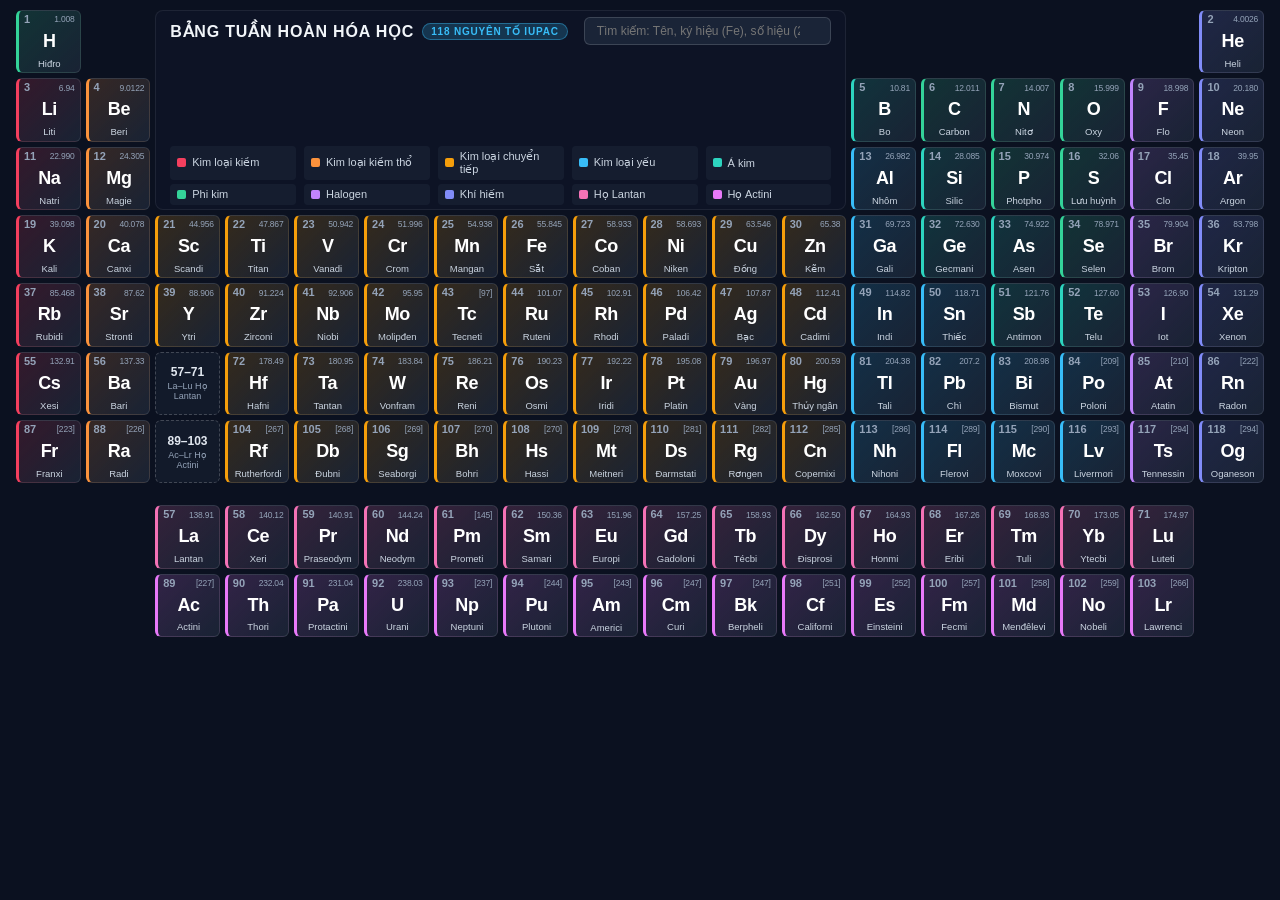
<file: ai_studio_code (1).html>
<!doctype html>
<html lang="vi">
<head>
  <meta charset="UTF-8" />
  <meta name="viewport" content="width=device-width, initial-scale=1.0" />
  <title>Bảng tuần hoàn các nguyên tố hóa học</title>
  <meta name="description" content="Bảng tuần hoàn 118 nguyên tố hóa học tương tác với cấu hình electron, sơ đồ orbital theo quy tắc Hund, tìm kiếm và chi tiết nguyên tố." />
  <meta property="og:title" content="Bảng tuần hoàn các nguyên tố hóa học" />
  <meta property="og:description" content="Bảng tuần hoàn 118 nguyên tố hóa học tương tác với cấu hình electron, sơ đồ orbital theo quy tắc Hund, tìm kiếm và chi tiết nguyên tố." />
  <meta property="og:type" content="website" />
  <meta name="twitter:card" content="summary_large_image" />
  <style>
    /* Reset & Base Styles */
    *, *::before, *::after {
      box-sizing: border-box;
      margin: 0;
      padding: 0;
    }
    :root {
      --bg-main: #0b1120;
      --bg-card: #1e293b;
      --text-main: #f8fafc;
      --text-muted: #94a3b8;
      --text-sub: #cbd5e1;
      --font-family: -apple-system, BlinkMacSystemFont, "Segoe UI", Roboto, "Helvetica Neue", Arial, sans-serif;

      /* Category Colors */
      --c-alkali: #f43f5e;
      --c-alkaline: #fb923c;
      --c-transition: #f59e0b;
      --c-post-transition: #38bdf8;
      --c-metalloid: #2dd4bf;
      --c-nonmetal: #34d399;
      --c-halogen: #c084fc;
      --c-noble: #818cf8;
      --c-lanthanide: #f472b6;
      --c-actinide: #e879f9;
    }

    body {
      background-color: var(--bg-main);
      color: var(--text-main);
      font-family: var(--font-family);
      min-height: 100vh;
      display: flex;
      flex-direction: column;
      overflow-x: auto;
      overflow-y: auto;
      user-select: none;
      -webkit-font-smoothing: antialiased;
    }

    /* Periodic Table Container */
    .app-container {
      width: 100%;
      min-width: 1200px;
      max-width: 1560px;
      margin: 0 auto;
      padding: 10px 16px 20px 16px;
      display: flex;
      flex-direction: column;
      flex: 1;
    }

    /* Grid Layout: 18 columns */
    .periodic-grid {
      display: grid;
      grid-template-columns: repeat(18, minmax(56px, 1fr));
      grid-template-rows: repeat(7, minmax(54px, 1fr)) 12px repeat(2, minmax(54px, 1fr));
      gap: 5px;
      width: 100%;
    }

    /* Element Cell */
    .element-cell {
      position: relative;
      border-radius: 6px;
      padding: 3px 5px;
      display: flex;
      flex-direction: column;
      justify-content: space-between;
      cursor: pointer;
      background-color: rgba(30, 41, 59, 0.7);
      border: 1px solid rgba(255, 255, 255, 0.1);
      transition: transform 150ms ease, box-shadow 150ms ease, opacity 180ms ease, border-color 150ms ease;
      aspect-ratio: 1 / 0.98;
    }

    .element-cell:hover {
      transform: translateY(-2px) scale(1.04);
      z-index: 10;
      box-shadow: 0 6px 14px rgba(0, 0, 0, 0.45);
      border-color: rgba(255, 255, 255, 0.7);
    }

    .element-cell.active-selected {
      border: 2px solid #ffffff !important;
      box-shadow: 0 0 12px rgba(255, 255, 255, 0.6) !important;
      transform: translateY(-2px) scale(1.05);
      z-index: 12;
    }

    .element-cell.dimmed {
      opacity: 0.18;
      filter: grayscale(60%);
    }

    .element-cell.highlighted {
      opacity: 1;
      border-color: #38bdf8;
      box-shadow: 0 0 10px rgba(56, 189, 248, 0.5);
    }

    /* Category border & background tinting */
    .cat-alkali { border-left: 3px solid var(--c-alkali); background: linear-gradient(135deg, rgba(244,63,94,0.18), rgba(30,41,59,0.75)); }
    .cat-alkaline { border-left: 3px solid var(--c-alkaline); background: linear-gradient(135deg, rgba(251,146,60,0.18), rgba(30,41,59,0.75)); }
    .cat-transition { border-left: 3px solid var(--c-transition); background: linear-gradient(135deg, rgba(245,158,11,0.18), rgba(30,41,59,0.75)); }
    .cat-post-transition { border-left: 3px solid var(--c-post-transition); background: linear-gradient(135deg, rgba(56,189,248,0.18), rgba(30,41,59,0.75)); }
    .cat-metalloid { border-left: 3px solid var(--c-metalloid); background: linear-gradient(135deg, rgba(45,212,191,0.18), rgba(30,41,59,0.75)); }
    .cat-nonmetal { border-left: 3px solid var(--c-nonmetal); background: linear-gradient(135deg, rgba(52,211,153,0.18), rgba(30,41,59,0.75)); }
    .cat-halogen { border-left: 3px solid var(--c-halogen); background: linear-gradient(135deg, rgba(192,132,252,0.18), rgba(30,41,59,0.75)); }
    .cat-noble { border-left: 3px solid var(--c-noble); background: linear-gradient(135deg, rgba(129,140,248,0.18), rgba(30,41,59,0.75)); }
    .cat-lanthanide { border-left: 3px solid var(--c-lanthanide); background: linear-gradient(135deg, rgba(244,114,182,0.18), rgba(30,41,59,0.75)); }
    .cat-actinide { border-left: 3px solid var(--c-actinide); background: linear-gradient(135deg, rgba(232,121,249,0.18), rgba(30,41,59,0.75)); }

    /* Inner cell content */
    .cell-top {
      display: flex;
      justify-content: space-between;
      align-items: center;
      line-height: 1;
    }
    .cell-z {
      font-size: 11px;
      font-weight: 600;
      color: var(--text-muted);
    }
    .cell-mass {
      font-size: 8.5px;
      font-weight: 500;
      color: #94a3b8;
      letter-spacing: -0.2px;
      white-space: nowrap;
    }
    .cell-symbol {
      font-size: 18px;
      font-weight: 800;
      letter-spacing: -0.4px;
      text-align: center;
      line-height: 1.1;
      color: #ffffff;
      margin: 1px 0;
    }
    .cell-name {
      font-size: 9.5px;
      font-weight: 500;
      text-align: center;
      color: var(--text-sub);
      white-space: nowrap;
      overflow: hidden;
      text-overflow: ellipsis;
      line-height: 1.1;
    }

    /* Placeholders in group 3 */
    .f-block-placeholder {
      border-radius: 6px;
      display: flex;
      flex-direction: column;
      align-items: center;
      justify-content: center;
      background: rgba(30, 41, 59, 0.4);
      border: 1px dashed rgba(255, 255, 255, 0.2);
      color: var(--text-muted);
      cursor: pointer;
      text-align: center;
      padding: 4px;
      transition: all 150ms ease;
    }
    .f-block-placeholder:hover {
      background: rgba(30, 41, 59, 0.7);
      border-color: rgba(255, 255, 255, 0.5);
      color: #fff;
    }
    .f-block-placeholder .range {
      font-size: 12px;
      font-weight: 700;
      color: #e2e8f0;
    }
    .f-block-placeholder .series-name {
      font-size: 9px;
      color: var(--text-muted);
      margin-top: 2px;
    }

    /* Center Header & Controls inside (row 1-3, col 3-12) */
    .center-panel {
      grid-column: 3 / span 10;
      grid-row: 1 / span 3;
      display: flex;
      flex-direction: column;
      justify-content: space-between;
      padding: 6px 14px 4px 14px;
      background: rgba(15, 23, 42, 0.6);
      border: 1px solid rgba(255, 255, 255, 0.07);
      border-radius: 8px;
    }

    .header-bar {
      display: flex;
      align-items: center;
      justify-content: space-between;
      gap: 16px;
    }
    .app-title {
      font-size: 16px;
      font-weight: 800;
      text-transform: uppercase;
      letter-spacing: 0.8px;
      color: #f1f5f9;
      display: flex;
      align-items: center;
      gap: 8px;
    }
    .app-badge {
      font-size: 10px;
      font-weight: 700;
      background: rgba(56, 189, 248, 0.2);
      color: #38bdf8;
      padding: 2px 8px;
      border-radius: 9999px;
      border: 1px solid rgba(56, 189, 248, 0.4);
    }

    .search-box {
      position: relative;
      flex: 1;
      max-width: 320px;
    }
    .search-input {
      width: 100%;
      background: rgba(30, 41, 59, 0.85);
      border: 1px solid rgba(255, 255, 255, 0.15);
      color: #fff;
      padding: 6px 30px 6px 12px;
      border-radius: 6px;
      font-size: 12px;
      outline: none;
      transition: border-color 150ms ease, box-shadow 150ms ease;
    }
    .search-input:focus {
      border-color: #38bdf8;
      box-shadow: 0 0 0 2px rgba(56, 189, 248, 0.25);
    }
    .search-clear {
      position: absolute;
      right: 8px;
      top: 50%;
      transform: translateY(-50%);
      background: none;
      border: none;
      color: var(--text-muted);
      cursor: pointer;
      font-size: 14px;
      line-height: 1;
      display: none;
    }
    .search-clear:hover {
      color: #fff;
    }

    /* Category Legend */
    .legend-grid {
      display: grid;
      grid-template-columns: repeat(5, 1fr);
      gap: 4px 8px;
      margin-top: 6px;
    }
    .legend-item {
      display: flex;
      align-items: center;
      gap: 6px;
      cursor: pointer;
      padding: 3px 6px;
      border-radius: 4px;
      background: rgba(30, 41, 59, 0.5);
      border: 1px solid transparent;
      font-size: 11px;
      color: var(--text-sub);
      transition: all 120ms ease;
    }
    .legend-item:hover {
      background: rgba(51, 65, 85, 0.8);
      color: #fff;
    }
    .legend-item.active {
      border-color: #fff;
      background: rgba(51, 65, 85, 0.9);
      color: #fff;
      font-weight: 700;
    }
    .legend-color-dot {
      width: 9px;
      height: 9px;
      border-radius: 2px;
      flex-shrink: 0;
    }

    /* Details Modal */
    .modal-overlay {
      position: fixed;
      inset: 0;
      background-color: rgba(3, 7, 18, 0.78);
      backdrop-filter: blur(6px);
      -webkit-backdrop-filter: blur(6px);
      z-index: 1000;
      display: flex;
      align-items: center;
      justify-content: center;
      opacity: 0;
      pointer-events: none;
      transition: opacity 180ms ease-out;
    }
    .modal-overlay.open {
      opacity: 1;
      pointer-events: auto;
    }

    .modal-card {
      width: 92%;
      max-width: 980px;
      max-height: 90vh;
      background: #111827;
      border: 1px solid rgba(255, 255, 255, 0.15);
      box-shadow: 0 25px 50px -12px rgba(0, 0, 0, 0.7);
      border-radius: 12px;
      display: grid;
      grid-template-columns: 280px 1fr;
      overflow: hidden;
      transform: scale(0.97);
      transition: transform 180ms ease-out;
    }
    .modal-overlay.open .modal-card {
      transform: scale(1);
    }

    /* Modal Left Column */
    .modal-left {
      padding: 24px;
      display: flex;
      flex-direction: column;
      align-items: center;
      justify-content: space-between;
      border-right: 1px solid rgba(255, 255, 255, 0.1);
      position: relative;
    }
    .big-cell-preview {
      width: 175px;
      height: 175px;
      border-radius: 12px;
      display: flex;
      flex-direction: column;
      justify-content: space-between;
      padding: 12px 14px;
      border: 2px solid rgba(255, 255, 255, 0.3);
      box-shadow: 0 10px 25px rgba(0,0,0,0.4);
      margin-top: 8px;
    }
    .big-cell-top {
      display: flex;
      justify-content: space-between;
      align-items: center;
      font-size: 14px;
      font-weight: 700;
      color: rgba(255, 255, 255, 0.85);
    }
    .big-cell-symbol {
      font-size: 56px;
      font-weight: 900;
      text-align: center;
      line-height: 1;
      color: #ffffff;
      margin: auto 0;
    }
    .big-cell-bottom {
      text-align: center;
      font-size: 15px;
      font-weight: 700;
      color: #ffffff;
    }

    .modal-nav-btns {
      display: flex;
      gap: 12px;
      width: 100%;
      margin-top: 20px;
    }
    .nav-btn {
      flex: 1;
      background: #1e293b;
      border: 1px solid rgba(255, 255, 255, 0.15);
      color: #fff;
      padding: 8px 12px;
      border-radius: 6px;
      cursor: pointer;
      font-size: 12px;
      font-weight: 600;
      display: flex;
      align-items: center;
      justify-content: center;
      gap: 6px;
      transition: background 150ms ease;
    }
    .nav-btn:hover {
      background: #334155;
    }
    .nav-hint {
      font-size: 10px;
      color: var(--text-muted);
      margin-top: 8px;
      text-align: center;
    }

    /* Modal Right Column */
    .modal-right {
      padding: 24px 28px;
      display: flex;
      flex-direction: column;
      gap: 16px;
      overflow-y: auto;
      max-height: 88vh;
    }
    .modal-header-row {
      display: flex;
      justify-content: space-between;
      align-items: flex-start;
    }
    .modal-element-names {
      display: flex;
      flex-direction: column;
    }
    .modal-title-vi {
      font-size: 24px;
      font-weight: 800;
      color: #fff;
      display: flex;
      align-items: center;
      gap: 10px;
    }
    .modal-title-en {
      font-size: 14px;
      color: var(--text-muted);
      font-weight: 500;
      margin-top: 2px;
    }
    .close-btn {
      background: #1e293b;
      border: 1px solid rgba(255, 255, 255, 0.15);
      color: var(--text-muted);
      width: 32px;
      height: 32px;
      border-radius: 6px;
      cursor: pointer;
      display: flex;
      align-items: center;
      justify-content: center;
      font-size: 18px;
      transition: all 120ms ease;
    }
    .close-btn:hover {
      background: #ef4444;
      color: #fff;
      border-color: #ef4444;
    }

    /* Info Items Grid */
    .info-grid {
      display: grid;
      grid-template-columns: repeat(4, 1fr);
      gap: 10px;
      background: rgba(15, 23, 42, 0.5);
      padding: 12px;
      border-radius: 8px;
      border: 1px solid rgba(255, 255, 255, 0.06);
    }
    .info-item {
      display: flex;
      flex-direction: column;
      gap: 2px;
    }
    .info-label {
      font-size: 10px;
      text-transform: uppercase;
      font-weight: 700;
      color: var(--text-muted);
      letter-spacing: 0.5px;
    }
    .info-val {
      font-size: 13px;
      font-weight: 600;
      color: #f1f5f9;
    }
    .badge-tag {
      display: inline-block;
      padding: 2px 8px;
      border-radius: 4px;
      font-size: 11px;
      font-weight: 700;
      width: fit-content;
    }

    /* Electron Configuration Section */
    .section-block {
      background: rgba(15, 23, 42, 0.5);
      padding: 14px;
      border-radius: 8px;
      border: 1px solid rgba(255, 255, 255, 0.06);
      display: flex;
      flex-direction: column;
      gap: 8px;
    }
    .section-title-bar {
      display: flex;
      justify-content: space-between;
      align-items: center;
    }
    .section-heading {
      font-size: 12px;
      font-weight: 700;
      color: #93c5fd;
      text-transform: uppercase;
      letter-spacing: 0.5px;
    }
    .toggle-orbital-btn {
      background: #1e293b;
      border: 1px solid rgba(255, 255, 255, 0.15);
      color: #38bdf8;
      font-size: 11px;
      font-weight: 600;
      padding: 3px 8px;
      border-radius: 4px;
      cursor: pointer;
      transition: background 120ms ease;
    }
    .toggle-orbital-btn:hover {
      background: #334155;
    }

    .config-code-box {
      font-family: ui-monospace, SFMono-Regular, Menlo, Monaco, Consolas, monospace;
      font-size: 13px;
      color: #f8fafc;
      background: #0b1120;
      padding: 8px 12px;
      border-radius: 6px;
      border: 1px solid rgba(255, 255, 255, 0.08);
      display: flex;
      flex-direction: column;
      gap: 4px;
    }
    .config-line {
      display: flex;
      align-items: baseline;
      gap: 8px;
    }
    .config-line-tag {
      font-size: 10px;
      color: var(--text-muted);
      font-family: var(--font-family);
      width: 70px;
      flex-shrink: 0;
    }
    .config-line-val {
      color: #38bdf8;
      font-weight: 600;
    }

    /* Orbital Hund's diagram */
    .orbital-scroll-container {
      overflow-x: auto;
      padding: 6px 2px;
      scrollbar-width: thin;
      scrollbar-color: #334155 #0b1120;
    }
    .orbital-subshells-row {
      display: flex;
      align-items: flex-end;
      gap: 12px;
      min-width: max-content;
    }
    .orbital-subshell-group {
      display: flex;
      flex-direction: column;
      align-items: center;
      gap: 4px;
    }
    .orbital-boxes-row {
      display: flex;
      gap: 3px;
    }
    .orbital-box {
      width: 28px;
      height: 28px;
      border: 1px solid rgba(255, 255, 255, 0.35);
      background: rgba(30, 41, 59, 0.8);
      display: flex;
      align-items: center;
      justify-content: center;
      font-size: 14px;
      font-weight: 700;
      color: #38bdf8;
      border-radius: 3px;
      user-select: none;
    }
    .orbital-box.has-electron {
      border-color: #38bdf8;
      background: rgba(56, 189, 248, 0.12);
    }
    .subshell-label {
      font-size: 11px;
      font-weight: 700;
      color: #cbd5e1;
      font-family: ui-monospace, monospace;
    }
    .core-tag-badge {
      display: flex;
      align-items: center;
      justify-content: center;
      padding: 4px 8px;
      background: #1e293b;
      border: 1px solid rgba(255, 255, 255, 0.2);
      border-radius: 4px;
      font-weight: 700;
      font-size: 12px;
      color: #a78bfa;
      height: 28px;
      margin-bottom: 18px;
    }

    /* History & Discoverer Block */
    .history-content {
      font-size: 12px;
      line-height: 1.5;
      color: #e2e8f0;
    }
    .history-author {
      font-weight: 700;
      color: #f1f5f9;
    }
    .history-year {
      color: #38bdf8;
      font-weight: 700;
    }

    /* Custom Scrollbars */
    ::-webkit-scrollbar {
      height: 6px;
      width: 6px;
    }
    ::-webkit-scrollbar-track {
      background: #0b1120;
    }
    ::-webkit-scrollbar-thumb {
      background: #334155;
      border-radius: 3px;
    }
    ::-webkit-scrollbar-thumb:hover {
      background: #475569;
    }
  </style>
</head>
<body>

  <div class="app-container">
    <div class="periodic-grid" id="periodicGrid" role="region" aria-label="Bảng tuần hoàn các nguyên tố hóa học">

      <!-- Center panel (Title, Search, Legend) inside Grid cols 3..12, rows 1..3 -->
      <div class="center-panel">
        <div class="header-bar">
          <div class="app-title">
            <span>BẢNG TUẦN HOÀN HÓA HỌC</span>
            <span class="app-badge">118 NGUYÊN TỐ IUPAC</span>
          </div>
          <div class="search-box">
            <input 
              type="text" 
              id="searchInput" 
              class="search-input" 
              placeholder="Tìm kiếm: Tên, ký hiệu (Fe), số hiệu (26)..."
              aria-label="Tìm kiếm nguyên tố hóa học"
              autocomplete="off"
            />
            <button id="searchClear" class="search-clear" title="Xóa tìm kiếm">&times;</button>
          </div>
        </div>

        <!-- 10 Categories Legend & Filters -->
        <div class="legend-grid" id="legendContainer" role="toolbar" aria-label="Bộ lọc phân loại nguyên tố"></div>
      </div>

      <!-- 118 Element Cells & 2 Placeholders will be rendered here by JavaScript -->
    </div>
  </div>

  <!-- Detail Modal -->
  <div class="modal-overlay" id="detailModal" role="dialog" aria-modal="true" aria-labelledby="modalTitleVi">
    <div class="modal-card" id="modalCard">
      <!-- Left Column -->
      <div class="modal-left" id="modalLeft">
        <div class="big-cell-preview" id="bigCellPreview">
          <div class="big-cell-top">
            <span id="bigCellZ">Z</span>
            <span id="bigCellMass">1.008 u</span>
          </div>
          <div class="big-cell-symbol" id="bigCellSymbol">H</div>
          <div class="big-cell-bottom">
            <div id="bigCellNameVi">Hiđro</div>
            <div id="bigCellGroup" style="font-size: 11px; font-weight: normal; color: rgba(255,255,255,0.7); margin-top: 2px;">Nhóm 1</div>
          </div>
        </div>

        <div class="modal-nav-btns">
          <button class="nav-btn" id="prevElementBtn" aria-label="Nguyên tố trước (Phím mũi tên trái)">
            <span>&larr;</span> Trước
          </button>
          <button class="nav-btn" id="nextElementBtn" aria-label="Nguyên tố sau (Phím mũi tên phải)">
            Sau <span>&rarr;</span>
          </button>
        </div>
        <div class="nav-hint">Phím &larr; / &rarr; để chuyển nguyên tố &bull; Esc để đóng</div>
      </div>

      <!-- Right Column -->
      <div class="modal-right">
        <div class="modal-header-row">
          <div class="modal-element-names">
            <div class="modal-title-vi">
              <span id="modalTitleVi">Hiđro</span>
              <span class="badge-tag" id="modalCategoryBadge">Phi kim</span>
            </div>
            <div class="modal-title-en" id="modalTitleEn">Hydrogen &bull; Số hiệu 1 &bull; NTK: 1.008 u</div>
          </div>
          <button class="close-btn" id="closeModalBtn" aria-label="Đóng bảng chi tiết (Phím Esc)">&times;</button>
        </div>

        <!-- Basic Attributes Grid -->
        <div class="info-grid">
          <div class="info-item">
            <span class="info-label">Số hiệu (Z)</span>
            <span class="info-val" id="infoZ">1</span>
          </div>
          <div class="info-item">
            <span class="info-label">Nguyên tử khối</span>
            <span class="info-val" id="infoMass">1.008 u</span>
          </div>
          <div class="info-item">
            <span class="info-label">Phân loại</span>
            <span class="info-val" id="infoGeneralType">Phi kim</span>
          </div>
          <div class="info-item">
            <span class="info-label">Nhóm &amp; Chu kỳ</span>
            <span class="info-val" id="infoGroupPeriod">Nhóm 1 &bull; Chu kỳ 1</span>
          </div>
        </div>

        <!-- Electron Configuration Block -->
        <div class="section-block">
          <div class="section-heading">Cấu hình Electron</div>
          <div class="config-code-box">
            <div class="config-line">
              <span class="config-line-tag">Rút gọn:</span>
              <span class="config-line-val" id="configCondensedText">1s¹</span>
            </div>
            <div class="config-line">
              <span class="config-line-tag">Đầy đủ:</span>
              <span class="config-line-val" id="configFullText">1s¹</span>
            </div>
          </div>
        </div>

        <!-- Hund's Rule Orbital Diagram Block -->
        <div class="section-block">
          <div class="section-title-bar">
            <div class="section-heading">Sơ đồ ô Orbital (Quy tắc Hund)</div>
            <button class="toggle-orbital-btn" id="toggleOrbitalModeBtn">Hiện đầy đủ</button>
          </div>
          <div class="orbital-scroll-container">
            <div class="orbital-subshells-row" id="orbitalDiagramRow"></div>
          </div>
        </div>

        <!-- Discovery & History Block -->
        <div class="section-block">
          <div class="section-heading">Lịch sử &amp; Phát hiện</div>
          <div class="history-content">
            <div>
              <span class="history-author" id="historyDiscoverer">Henry Cavendish</span>
              <span> &bull; Năm: </span>
              <span class="history-year" id="historyYear">1766</span>
            </div>
            <div style="margin-top: 4px; color: var(--text-muted);" id="historyNotes">
              Được nhận biết là chất khí riêng biệt năm 1766.
            </div>
          </div>
        </div>

      </div>
    </div>
  </div>

  <script>
  (function() {
    'use strict';

    // 10 Standard Categories Definition with colors
    const CATEGORIES = {
      'kim loại kiềm': { label: 'Kim loại kiềm', color: '#f43f5e', bgClass: 'cat-alkali' },
      'kim loại kiềm thổ': { label: 'Kim loại kiềm thổ', color: '#fb923c', bgClass: 'cat-alkaline' },
      'kim loại chuyển tiếp': { label: 'Kim loại chuyển tiếp', color: '#f59e0b', bgClass: 'cat-transition' },
      'kim loại yếu': { label: 'Kim loại yếu', color: '#38bdf8', bgClass: 'cat-post-transition' },
      'á kim': { label: 'Á kim', color: '#2dd4bf', bgClass: 'cat-metalloid' },
      'phi kim': { label: 'Phi kim', color: '#34d399', bgClass: 'cat-nonmetal' },
      'halogen': { label: 'Halogen', color: '#c084fc', bgClass: 'cat-halogen' },
      'khí hiếm': { label: 'Khí hiếm', color: '#818cf8', bgClass: 'cat-noble' },
      'họ Lantan': { label: 'Họ Lantan', color: '#f472b6', bgClass: 'cat-lanthanide' },
      'họ Actini': { label: 'Họ Actini', color: '#e879f9', bgClass: 'cat-actinide' }
    };

    // Full 118 Elements Array with Atomic Mass (IUPAC standard atomic weight in u)
    const ELEMENTS = [
      { z: 1, symbol: 'H', nameVi: 'Hiđro', nameEn: 'Hydrogen', atomicMass: '1.008', group: 1, period: 1, category: 'phi kim', generalType: 'Phi kim', configCondensed: '1s¹', configFull: '1s¹', discoverer: 'Henry Cavendish', year: 1766, notes: 'Được Henry Cavendish nhận biết là một chất khí riêng biệt năm 1766; Lavoisier đặt tên là Hydrogen năm 1783.' },
      { z: 2, symbol: 'He', nameVi: 'Heli', nameEn: 'Helium', atomicMass: '4.0026', group: 18, period: 1, category: 'khí hiếm', generalType: 'Khí hiếm', configCondensed: '1s²', configFull: '1s²', discoverer: 'Pierre Janssen & Norman Lockyer', year: 1868, notes: 'Phát hiện qua vạch quang phổ Mặt Trời trong nhật thực năm 1868; William Ramsay cô lập trên Trái Đất năm 1895.' },
      { z: 3, symbol: 'Li', nameVi: 'Liti', nameEn: 'Lithium', atomicMass: '6.94', group: 1, period: 2, category: 'kim loại kiềm', generalType: 'Kim loại', configCondensed: '[He] 2s¹', configFull: '1s² 2s¹', discoverer: 'Johan August Arfwedson', year: 1817, notes: 'Phát hiện trong khoáng vật petalite; Humphry Davy điện phân cô lập kim loại nguyên chất năm 1821.' },
      { z: 4, symbol: 'Be', nameVi: 'Beri', nameEn: 'Beryllium', atomicMass: '9.0122', group: 2, period: 2, category: 'kim loại kiềm thổ', generalType: 'Kim loại', configCondensed: '[He] 2s²', configFull: '1s² 2s²', discoverer: 'Louis Nicolas Vauquelin', year: 1798, notes: 'Phát hiện dạng oxit trong ngọc lục bảo; Friedrich Wöhler và Antoine Bussy cô lập kim loại năm 1828.' },
      { z: 5, symbol: 'B', nameVi: 'Bo', nameEn: 'Boron', atomicMass: '10.81', group: 13, period: 2, category: 'á kim', generalType: 'Á kim', configCondensed: '[He] 2s² 2p¹', configFull: '1s² 2s² 2p¹', discoverer: 'Joseph Louis Gay-Lussac & Louis Jacques Thénard', year: 1808, notes: 'Được Gay-Lussac, Thénard (Pháp) và Humphry Davy (Anh) độc lập cô lập từ axit boric năm 1808.' },
      { z: 6, symbol: 'C', nameVi: 'Carbon', nameEn: 'Carbon', atomicMass: '12.011', group: 14, period: 2, category: 'phi kim', generalType: 'Phi kim', configCondensed: '[He] 2s² 2p²', configFull: '1s² 2s² 2p²', discoverer: 'Biết từ thời cổ đại', year: 'Thời cổ đại', notes: 'Than củi và kim cương được biết từ thời cổ đại; Antoine Lavoisier chứng minh là nguyên tố hóa học năm 1789.' },
      { z: 7, symbol: 'N', nameVi: 'Nitơ', nameEn: 'Nitrogen', atomicMass: '14.007', group: 15, period: 2, category: 'phi kim', generalType: 'Phi kim', configCondensed: '[He] 2s² 2p³', configFull: '1s² 2s² 2p³', discoverer: 'Daniel Rutherford', year: 1772, notes: 'Được Daniel Rutherford cô lập và gọi là "không khí độc hại" năm 1772; Chaptal đặt tên là Nitrogen.' },
      { z: 8, symbol: 'O', nameVi: 'Oxy', nameEn: 'Oxygen', atomicMass: '15.999', group: 16, period: 2, category: 'phi kim', generalType: 'Phi kim', configCondensed: '[He] 2s² 2p⁴', configFull: '1s² 2s² 2p⁴', discoverer: 'Carl Wilhelm Scheele (1771) và Joseph Priestley (1774)', year: 1774, notes: 'Carl Wilhelm Scheele (1771) và Joseph Priestley (1774), phát hiện độc lập; Lavoisier đặt tên.' },
      { z: 9, symbol: 'F', nameVi: 'Flo', nameEn: 'Fluorine', atomicMass: '18.998', group: 17, period: 2, category: 'halogen', generalType: 'Phi kim', configCondensed: '[He] 2s² 2p⁵', configFull: '1s² 2s² 2p⁵', discoverer: 'Henri Moissan', year: 1886, notes: 'Cực kỳ hoạt động; Henri Moissan là người đầu tiên cô lập thành công bằng điện phân năm 1886.' },
      { z: 10, symbol: 'Ne', nameVi: 'Neon', nameEn: 'Neon', atomicMass: '20.180', group: 18, period: 2, category: 'khí hiếm', generalType: 'Khí hiếm', configCondensed: '[He] 2s² 2p⁶', configFull: '1s² 2s² 2p⁶', discoverer: 'William Ramsay & Morris Travers', year: 1898, notes: 'Phát hiện qua chưng cất phân đoạn không khí lỏng tại Đại học London năm 1898.' },
      { z: 11, symbol: 'Na', nameVi: 'Natri', nameEn: 'Sodium', atomicMass: '22.990', group: 1, period: 3, category: 'kim loại kiềm', generalType: 'Kim loại', configCondensed: '[Ne] 3s¹', configFull: '1s² 2s² 2p⁶ 3s¹', discoverer: 'Humphry Davy', year: 1807, notes: 'Humphry Davy cô lập bằng điện phân xút ăn da (NaOH) nóng chảy vào năm 1807.' },
      { z: 12, symbol: 'Mg', nameVi: 'Magie', nameEn: 'Magnesium', atomicMass: '24.305', group: 2, period: 3, category: 'kim loại kiềm thổ', generalType: 'Kim loại', configCondensed: '[Ne] 3s²', configFull: '1s² 2s² 2p⁶ 3s²', discoverer: 'Joseph Black (1755), Humphry Davy cô lập', year: 1808, notes: 'Joseph Black nhận ra magie là nguyên tố riêng năm 1755; Humphry Davy cô lập kim loại năm 1808.' },
      { z: 13, symbol: 'Al', nameVi: 'Nhôm', nameEn: 'Aluminium', atomicMass: '26.982', group: 13, period: 3, category: 'kim loại yếu', generalType: 'Kim loại', configCondensed: '[Ne] 3s² 3p¹', configFull: '1s² 2s² 2p⁶ 3s² 3p¹', discoverer: 'Hans Christian Ørsted', year: 1825, notes: 'Hans Christian Ørsted tạo ra mẫu nhôm đầu tiên năm 1825; Friedrich Wöhler hoàn thiện năm 1827.' },
      { z: 14, symbol: 'Si', nameVi: 'Silic', nameEn: 'Silicon', atomicMass: '28.085', group: 14, period: 3, category: 'á kim', generalType: 'Á kim', configCondensed: '[Ne] 3s² 3p²', configFull: '1s² 2s² 2p⁶ 3s² 3p²', discoverer: 'Jöns Jacob Berzelius', year: 1824, notes: 'Berzelius điều chế silic vô định hình tinh khiết năm 1824 bằng phản ứng giữa kali và kali florosilicat.' },
      { z: 15, symbol: 'P', nameVi: 'Photpho', nameEn: 'Phosphorus', atomicMass: '30.974', group: 15, period: 3, category: 'phi kim', generalType: 'Phi kim', configCondensed: '[Ne] 3s² 3p³', configFull: '1s² 2s² 2p⁶ 3s² 3p³', discoverer: 'Hennig Brand', year: 1669, notes: 'Hennig Brand phát hiện tại Hamburg khi chưng cất nước tiểu; nguyên tố đầu tiên có tên người phát hiện rõ ràng.' },
      { z: 16, symbol: 'S', nameVi: 'Lưu huỳnh', nameEn: 'Sulfur', atomicMass: '32.06', group: 16, period: 3, category: 'phi kim', generalType: 'Phi kim', configCondensed: '[Ne] 3s² 3p⁴', configFull: '1s² 2s² 2p⁶ 3s² 3p⁴', discoverer: 'Biết từ thời cổ đại', year: 'Thời cổ đại', notes: 'Được sử dụng từ thời cổ đại ở Ấn Độ, Hy Lạp và Trung Hoa; Lavoisier chứng minh là nguyên tố năm 1777.' },
      { z: 17, symbol: 'Cl', nameVi: 'Clo', nameEn: 'Chlorine', atomicMass: '35.45', group: 17, period: 3, category: 'halogen', generalType: 'Phi kim', configCondensed: '[Ne] 3s² 3p⁵', configFull: '1s² 2s² 2p⁶ 3s² 3p⁵', discoverer: 'Carl Wilhelm Scheele', year: 1774, notes: 'Scheele tạo ra khí clo khi cho axit clohiđric tác dụng với mangan dioxit; Davy xác nhận là nguyên tố năm 1810.' },
      { z: 18, symbol: 'Ar', nameVi: 'Argon', nameEn: 'Argon', atomicMass: '39.95', group: 18, period: 3, category: 'khí hiếm', generalType: 'Khí hiếm', configCondensed: '[Ne] 3s² 3p⁶', configFull: '1s² 2s² 2p⁶ 3s² 3p⁶', discoverer: 'Lord Rayleigh & William Ramsay', year: 1894, notes: 'Tách ra từ không khí sau khi loại bỏ hết oxy và nitơ; là khí hiếm đầu tiên được phát hiện trên Trái Đất.' },
      { z: 19, symbol: 'K', nameVi: 'Kali', nameEn: 'Potassium', atomicMass: '39.098', group: 1, period: 4, category: 'kim loại kiềm', generalType: 'Kim loại', configCondensed: '[Ar] 4s¹', configFull: '1s² 2s² 2p⁶ 3s² 3p⁶ 4s¹', discoverer: 'Humphry Davy', year: 1807, notes: 'Humphry Davy cô lập bằng điện phân kali hydroxit (KOH) nóng chảy năm 1807.' },
      { z: 20, symbol: 'Ca', nameVi: 'Canxi', nameEn: 'Calcium', atomicMass: '40.078', group: 2, period: 4, category: 'kim loại kiềm thổ', generalType: 'Kim loại', configCondensed: '[Ar] 4s²', configFull: '1s² 2s² 2p⁶ 3s² 3p⁶ 4s²', discoverer: 'Humphry Davy', year: 1808, notes: 'Humphry Davy cô lập kim loại canxi bằng điện phân hỗn hợp vôi và thủy ngân oxit năm 1808.' },
      { z: 21, symbol: 'Sc', nameVi: 'Scandi', nameEn: 'Scandium', atomicMass: '44.956', group: 3, period: 4, category: 'kim loại chuyển tiếp', generalType: 'Kim loại', configCondensed: '[Ar] 3d¹ 4s²', configFull: '1s² 2s² 2p⁶ 3s² 3p⁶ 3d¹ 4s²', discoverer: 'Lars Fredrik Nilson', year: 1879, notes: 'Phát hiện tại Thụy Điển trong khoáng vật euxenite; chính là nguyên tố "ekaboron" mà Mendeleev đã dự đoán.' },
      { z: 22, symbol: 'Ti', nameVi: 'Titan', nameEn: 'Titanium', atomicMass: '47.867', group: 4, period: 4, category: 'kim loại chuyển tiếp', generalType: 'Kim loại', configCondensed: '[Ar] 3d² 4s²', configFull: '1s² 2s² 2p⁶ 3s² 3p⁶ 3d² 4s²', discoverer: 'William Gregor', year: 1791, notes: 'Mục sư William Gregor phát hiện trong cát ilmenite; Klaproth đặt tên theo các vị thần Titan.' },
      { z: 23, symbol: 'V', nameVi: 'Vanadi', nameEn: 'Vanadium', atomicMass: '50.942', group: 5, period: 4, category: 'kim loại chuyển tiếp', generalType: 'Kim loại', configCondensed: '[Ar] 3d³ 4s²', configFull: '1s² 2s² 2p⁶ 3s² 3p⁶ 3d³ 4s²', discoverer: 'Andrés Manuel del Río', year: 1801, notes: 'Andrés Manuel del Río phát hiện tại Mexico năm 1801; Nils Gabriel Sefström tái phát hiện năm 1830.' },
      { z: 24, symbol: 'Cr', nameVi: 'Crom', nameEn: 'Chromium', atomicMass: '51.996', group: 6, period: 4, category: 'kim loại chuyển tiếp', generalType: 'Kim loại', configCondensed: '[Ar] 3d⁵ 4s¹', configFull: '1s² 2s² 2p⁶ 3s² 3p⁶ 3d⁵ 4s¹', discoverer: 'Louis Nicolas Vauquelin', year: 1797, notes: 'Cấu hình ngoại lệ: bán bão hòa phân lớp 3d (3d⁵ 4s¹). Vauquelin cô lập từ khoáng quặng crocoite năm 1797.' },
      { z: 25, symbol: 'Mn', nameVi: 'Mangan', nameEn: 'Manganese', atomicMass: '54.938', group: 7, period: 4, category: 'kim loại chuyển tiếp', generalType: 'Kim loại', configCondensed: '[Ar] 3d⁵ 4s²', configFull: '1s² 2s² 2p⁶ 3s² 3p⁶ 3d⁵ 4s²', discoverer: 'Johan Gottlieb Gahn', year: 1774, notes: 'Johan Gottlieb Gahn cô lập bằng cách khử pyrolusite (MnO₂) với carbon năm 1774.' },
      { z: 26, symbol: 'Fe', nameVi: 'Sắt', nameEn: 'Iron', atomicMass: '55.845', group: 8, period: 4, category: 'kim loại chuyển tiếp', generalType: 'Kim loại', configCondensed: '[Ar] 3d⁶ 4s²', configFull: '1s² 2s² 2p⁶ 3s² 3p⁶ 3d⁶ 4s²', discoverer: 'Biết từ thời cổ đại', year: 'Thời cổ đại', notes: 'Được sử dụng từ thiên niên kỷ thứ 4 TCN (sắt thiên thạch) và khởi đầu Thời đại Đồ sắt.' },
      { z: 27, symbol: 'Co', nameVi: 'Coban', nameEn: 'Cobalt', atomicMass: '58.933', group: 9, period: 4, category: 'kim loại chuyển tiếp', generalType: 'Kim loại', configCondensed: '[Ar] 3d⁷ 4s²', configFull: '1s² 2s² 2p⁶ 3s² 3p⁶ 3d⁷ 4s²', discoverer: 'Georg Brandt', year: 1735, notes: 'Brandt chứng minh màu xanh trong thủy tinh là do một kim loại mới tạo nên, chứ không phải bismuth.' },
      { z: 28, symbol: 'Ni', nameVi: 'Niken', nameEn: 'Nickel', atomicMass: '58.693', group: 10, period: 4, category: 'kim loại chuyển tiếp', generalType: 'Kim loại', configCondensed: '[Ar] 3d⁸ 4s²', configFull: '1s² 2s² 2p⁶ 3s² 3p⁶ 3d⁸ 4s²', discoverer: 'Axel Fredrik Cronstedt', year: 1751, notes: 'Cronstedt cô lập niken từ quặng niccolite tại mỏ đồng ở Thụy Điển năm 1751.' },
      { z: 29, symbol: 'Cu', nameVi: 'Đồng', nameEn: 'Copper', atomicMass: '63.546', group: 11, period: 4, category: 'kim loại chuyển tiếp', generalType: 'Kim loại', configCondensed: '[Ar] 3d¹⁰ 4s¹', configFull: '1s² 2s² 2p⁶ 3s² 3p⁶ 3d¹⁰ 4s¹', discoverer: 'Biết từ thời cổ đại', year: 'Thời cổ đại', notes: 'Cấu hình ngoại lệ: bão hòa phân lớp 3d (3d¹⁰ 4s¹). Kim loại đầu tiên loài người luyện thành công (~5000 TCN).' },
      { z: 30, symbol: 'Zn', nameVi: 'Kẽm', nameEn: 'Zinc', atomicMass: '65.38', group: 12, period: 4, category: 'kim loại chuyển tiếp', generalType: 'Kim loại', configCondensed: '[Ar] 3d¹⁰ 4s²', configFull: '1s² 2s² 2p⁶ 3s² 3p⁶ 3d¹⁰ 4s²', discoverer: 'Biết từ thời cổ đại (Andreas Marggraf cô lập)', year: 1746, notes: 'Được luyện ở Ấn Độ và Trung Quốc từ thế kỷ 12; Andreas Marggraf cô lập tinh khiết năm 1746.' },
      { z: 31, symbol: 'Ga', nameVi: 'Gali', nameEn: 'Gallium', atomicMass: '69.723', group: 13, period: 4, category: 'kim loại yếu', generalType: 'Kim loại', configCondensed: '[Ar] 3d¹⁰ 4s² 4p¹', configFull: '1s² 2s² 2p⁶ 3s² 3p⁶ 3d¹⁰ 4s² 4p¹', discoverer: 'Paul-Émile Lecoq de Boisbaudran', year: 1875, notes: 'Phát hiện qua quang phổ trong quặng sphalerite năm 1875; khẳng định tiên đoán về "eka-aluminium" của Mendeleev.' },
      { z: 32, symbol: 'Ge', nameVi: 'Gecmani', nameEn: 'Germanium', atomicMass: '72.630', group: 14, period: 4, category: 'á kim', generalType: 'Á kim', configCondensed: '[Ar] 3d¹⁰ 4s² 4p²', configFull: '1s² 2s² 2p⁶ 3s² 3p⁶ 3d¹⁰ 4s² 4p²', discoverer: 'Clemens Winkler', year: 1886, notes: 'Clemens Winkler phân tích quặng argyrodite năm 1886; là minh chứng cho nguyên tố "eka-silicon" của Mendeleev.' },
      { z: 33, symbol: 'As', nameVi: 'Asen', nameEn: 'Arsenic', atomicMass: '74.922', group: 15, period: 4, category: 'á kim', generalType: 'Á kim', configCondensed: '[Ar] 3d¹⁰ 4s² 4p³', configFull: '1s² 2s² 2p⁶ 3s² 3p⁶ 3d¹⁰ 4s² 4p³', discoverer: 'Albertus Magnus (~1250)', year: 1250, notes: 'Hợp chất được người Hy Lạp và La Mã biết tới; Albertus Magnus được coi là người đầu tiên cô lập asen khoảng năm 1250.' },
      { z: 34, symbol: 'Se', nameVi: 'Selen', nameEn: 'Selenium', atomicMass: '78.971', group: 16, period: 4, category: 'phi kim', generalType: 'Phi kim', configCondensed: '[Ar] 3d¹⁰ 4s² 4p⁴', configFull: '1s² 2s² 2p⁶ 3s² 3p⁶ 3d¹⁰ 4s² 4p⁴', discoverer: 'Jöns Jacob Berzelius', year: 1817, notes: 'Phát hiện trong cặn axit sunfuric ở Thụy Điển; đặt tên theo Selene (nữ thần Mặt Trăng trong thần thoại Hy Lạp).' },
      { z: 35, symbol: 'Br', nameVi: 'Brom', nameEn: 'Bromine', atomicMass: '79.904', group: 17, period: 4, category: 'halogen', generalType: 'Phi kim', configCondensed: '[Ar] 3d¹⁰ 4s² 4p⁵', configFull: '1s² 2s² 2p⁶ 3s² 3p⁶ 3d¹⁰ 4s² 4p⁵', discoverer: 'Antoine Jérôme Balard & Carl Löwig', year: 1826, notes: 'Balard cô lập từ tro rong biển ở Montpellier; Carl Löwig độc lập cô lập từ nước khoáng năm 1825.' },
      { z: 36, symbol: 'Kr', nameVi: 'Kripton', nameEn: 'Krypton', atomicMass: '83.798', group: 18, period: 4, category: 'khí hiếm', generalType: 'Khí hiếm', configCondensed: '[Ar] 3d¹⁰ 4s² 4p⁶', configFull: '1s² 2s² 2p⁶ 3s² 3p⁶ 3d¹⁰ 4s² 4p⁶', discoverer: 'William Ramsay & Morris Travers', year: 1898, notes: 'Phát hiện trong phần cặn sau khi hóa lỏng và cho bay hơi gần hết không khí lỏng năm 1898.' },
      { z: 37, symbol: 'Rb', nameVi: 'Rubidi', nameEn: 'Rubidium', atomicMass: '85.468', group: 1, period: 5, category: 'kim loại kiềm', generalType: 'Kim loại', configCondensed: '[Kr] 5s¹', configFull: '1s² 2s² 2p⁶ 3s² 3p⁶ 3d¹⁰ 4s² 4p⁶ 5s¹', discoverer: 'Robert Bunsen & Gustav Kirchhoff', year: 1861, notes: 'Phát hiện bằng máy quang phổ ngọn lửa mới chế tạo tại Heidelberg nhờ các vạch phổ màu đỏ sẫm đặc trưng.' },
      { z: 38, symbol: 'Sr', nameVi: 'Stronti', nameEn: 'Strontium', atomicMass: '87.62', group: 2, period: 5, category: 'kim loại kiềm thổ', generalType: 'Kim loại', configCondensed: '[Kr] 5s²', configFull: '1s² 2s² 2p⁶ 3s² 3p⁶ 3d¹⁰ 4s² 4p⁶ 5s²', discoverer: 'Adair Crawford (1790), Humphry Davy cô lập', year: 1808, notes: 'Crawford nhận biết từ khoáng vật tại làng Strontian; Humphry Davy điện phân cô lập kim loại năm 1808.' },
      { z: 39, symbol: 'Y', nameVi: 'Ytri', nameEn: 'Yttrium', atomicMass: '88.906', group: 3, period: 5, category: 'kim loại chuyển tiếp', generalType: 'Kim loại', configCondensed: '[Kr] 4d¹ 5s²', configFull: '1s² 2s² 2p⁶ 3s² 3p⁶ 3d¹⁰ 4s² 4p⁶ 4d¹ 5s²', discoverer: 'Johan Gadolin', year: 1794, notes: 'Phát hiện trong khoáng vật lạ tại mỏ Ytterby gần Stockholm, Thụy Điển.' },
      { z: 40, symbol: 'Zr', nameVi: 'Zirconi', nameEn: 'Zirconium', atomicMass: '91.224', group: 4, period: 5, category: 'kim loại chuyển tiếp', generalType: 'Kim loại', configCondensed: '[Kr] 4d² 5s²', configFull: '1s² 2s² 2p⁶ 3s² 3p⁶ 3d¹⁰ 4s² 4p⁶ 4d² 5s²', discoverer: 'Martin Heinrich Klaproth', year: 1789, notes: 'Klaproth phân tích khoáng vật zircon từ Sri Lanka năm 1789; Berzelius cô lập kim loại năm 1824.' },
      { z: 41, symbol: 'Nb', nameVi: 'Niobi', nameEn: 'Niobium', atomicMass: '92.906', group: 5, period: 5, category: 'kim loại chuyển tiếp', generalType: 'Kim loại', configCondensed: '[Kr] 4d⁴ 5s¹', configFull: '1s² 2s² 2p⁶ 3s² 3p⁶ 3d¹⁰ 4s² 4p⁶ 4d⁴ 5s¹', discoverer: 'Charles Hatchett', year: 1801, notes: 'Cấu hình electron ngoại lệ 4d⁴ 5s¹. Hatchett phát hiện trong quặng columbite tại Bảo tàng Anh.' },
      { z: 42, symbol: 'Mo', nameVi: 'Molipđen', nameEn: 'Molybdenum', atomicMass: '95.95', group: 6, period: 5, category: 'kim loại chuyển tiếp', generalType: 'Kim loại', configCondensed: '[Kr] 4d⁵ 5s¹', configFull: '1s² 2s² 2p⁶ 3s² 3p⁶ 3d¹⁰ 4s² 4p⁶ 4d⁵ 5s¹', discoverer: 'Carl Wilhelm Scheele', year: 1778, notes: 'Cấu hình ngoại lệ 4d⁵ 5s¹. Scheele phát hiện năm 1778; Peter Jacob Hjelm cô lập kim loại năm 1781.' },
      { z: 43, symbol: 'Tc', nameVi: 'Tecneti', nameEn: 'Technetium', atomicMass: '[97]', group: 7, period: 5, category: 'kim loại chuyển tiếp', generalType: 'Kim loại', configCondensed: '[Kr] 4d⁵ 5s²', configFull: '1s² 2s² 2p⁶ 3s² 3p⁶ 3d¹⁰ 4s² 4p⁶ 4d⁵ 5s²', discoverer: 'Carlo Perrier & Emilio Segrè', year: 1937, notes: 'Nguyên tố phóng xạ đầu tiên được điều chế nhân tạo bằng máy gia tốc cyclotron tại Palermo, Ý.' },
      { z: 44, symbol: 'Ru', nameVi: 'Ruteni', nameEn: 'Ruthenium', atomicMass: '101.07', group: 8, period: 5, category: 'kim loại chuyển tiếp', generalType: 'Kim loại', configCondensed: '[Kr] 4d⁷ 5s¹', configFull: '1s² 2s² 2p⁶ 3s² 3p⁶ 3d¹⁰ 4s² 4p⁶ 4d⁷ 5s¹', discoverer: 'Karl Ernst Claus', year: 1844, notes: 'Cấu hình ngoại lệ 4d⁷ 5s¹. Claus cô lập từ cặn bạch kim tại Đại học Kazan, Nga.' },
      { z: 45, symbol: 'Rh', nameVi: 'Rhodi', nameEn: 'Rhodium', atomicMass: '102.91', group: 9, period: 5, category: 'kim loại chuyển tiếp', generalType: 'Kim loại', configCondensed: '[Kr] 4d⁸ 5s¹', configFull: '1s² 2s² 2p⁶ 3s² 3p⁶ 3d¹⁰ 4s² 4p⁶ 4d⁸ 5s¹', discoverer: 'William Hyde Wollaston', year: 1804, notes: 'Cấu hình ngoại lệ 4d⁸ 5s¹. Wollaston phát hiện trong quặng bạch kim thô từ Nam Mỹ.' },
      { z: 46, symbol: 'Pd', nameVi: 'Paladi', nameEn: 'Palladium', atomicMass: '106.42', group: 10, period: 5, category: 'kim loại chuyển tiếp', generalType: 'Kim loại', configCondensed: '[Kr] 4d¹⁰', configFull: '1s² 2s² 2p⁶ 3s² 3p⁶ 3d¹⁰ 4s² 4p⁶ 4d¹⁰', discoverer: 'William Hyde Wollaston', year: 1802, notes: 'Cấu hình đặc biệt không còn electron ở lớp s ngoài cùng (4d¹⁰ 5s⁰). Wollaston cô lập từ bạch kim thô.' },
      { z: 47, symbol: 'Ag', nameVi: 'Bạc', nameEn: 'Silver', atomicMass: '107.87', group: 11, period: 5, category: 'kim loại chuyển tiếp', generalType: 'Kim loại', configCondensed: '[Kr] 4d¹⁰ 5s¹', configFull: '1s² 2s² 2p⁶ 3s² 3p⁶ 3d¹⁰ 4s² 4p⁶ 4d¹⁰ 5s¹', discoverer: 'Biết từ thời cổ đại', year: 'Thời cổ đại', notes: 'Cấu hình ngoại lệ bão hòa 4d (4d¹⁰ 5s¹). Đã được dùng làm đồ trang sức và tiền tệ từ thiên niên kỷ 3 TCN.' },
      { z: 48, symbol: 'Cd', nameVi: 'Cadimi', nameEn: 'Cadmium', atomicMass: '112.41', group: 12, period: 5, category: 'kim loại chuyển tiếp', generalType: 'Kim loại', configCondensed: '[Kr] 4d¹⁰ 5s²', configFull: '1s² 2s² 2p⁶ 3s² 3p⁶ 3d¹⁰ 4s² 4p⁶ 4d¹⁰ 5s²', discoverer: 'Karl Samuel Leberecht Hermann & Friedrich Stromeyer', year: 1817, notes: 'Phát hiện độc lập như một tạp chất màu vàng trong các hợp chất oxit kẽm tại Đức.' },
      { z: 49, symbol: 'In', nameVi: 'Indi', nameEn: 'Indium', atomicMass: '114.82', group: 13, period: 5, category: 'kim loại yếu', generalType: 'Kim loại', configCondensed: '[Kr] 4d¹⁰ 5s² 5p¹', configFull: '1s² 2s² 2p⁶ 3s² 3p⁶ 3d¹⁰ 4s² 4p⁶ 4d¹⁰ 5s² 5p¹', discoverer: 'Ferdinand Reich & Hieronymous Theodor Richter', year: 1863, notes: 'Phát hiện bằng phân tích quang phổ quặng kẽm tại Freiberg nhờ vạch màu chàm (indigo) sáng chói.' },
      { z: 50, symbol: 'Sn', nameVi: 'Thiếc', nameEn: 'Tin', atomicMass: '118.71', group: 14, period: 5, category: 'kim loại yếu', generalType: 'Kim loại', configCondensed: '[Kr] 4d¹⁰ 5s² 5p²', configFull: '1s² 2s² 2p⁶ 3s² 3p⁶ 3d¹⁰ 4s² 4p⁶ 4d¹⁰ 5s² 5p²', discoverer: 'Biết từ thời cổ đại', year: 'Thời cổ đại', notes: 'Được khai thác luyện hợp kim đồng thiếc (Thời đại Đồ đồng) từ khoảng 3000 năm TCN.' },
      { z: 51, symbol: 'Sb', nameVi: 'Antimon', nameEn: 'Antimony', atomicMass: '121.76', group: 15, period: 5, category: 'á kim', generalType: 'Á kim', configCondensed: '[Kr] 4d¹⁰ 5s² 5p³', configFull: '1s² 2s² 2p⁶ 3s² 3p⁶ 3d¹⁰ 4s² 4p⁶ 4d¹⁰ 5s² 5p³', discoverer: 'Biết từ thời cổ đại (Vannoccio Biringuccio mô tả)', year: 'Thời cổ đại', notes: 'Hợp chất stibnite được dùng vẽ mắt ở Ai Cập cổ đại; dạng kim loại được Biringuccio mô tả năm 1540.' },
      { z: 52, symbol: 'Te', nameVi: 'Telu', nameEn: 'Tellurium', atomicMass: '127.60', group: 16, period: 5, category: 'á kim', generalType: 'Á kim', configCondensed: '[Kr] 4d¹⁰ 5s² 5p⁴', configFull: '1s² 2s² 2p⁶ 3s² 3p⁶ 3d¹⁰ 4s² 4p⁶ 4d¹⁰ 5s² 5p⁴', discoverer: 'Franz-Joseph Müller von Reichenstein', year: 1782, notes: 'Phát hiện trong quặng vàng tại Sibiu (Transylvania); Martin Heinrich Klaproth cô lập và đặt tên năm 1798.' },
      { z: 53, symbol: 'I', nameVi: 'Iot', nameEn: 'Iodine', atomicMass: '126.90', group: 17, period: 5, category: 'halogen', generalType: 'Phi kim', configCondensed: '[Kr] 4d¹⁰ 5s² 5p⁵', configFull: '1s² 2s² 2p⁶ 3s² 3p⁶ 3d¹⁰ 4s² 4p⁶ 4d¹⁰ 5s² 5p⁵', discoverer: 'Bernard Courtois', year: 1811, notes: 'Courtois chiết xuất từ tro rong biển khi sản xuất thuốc súng; Gay-Lussac đặt tên theo tiếng Hy Lạp nghĩa là màu tím.' },
      { z: 54, symbol: 'Xe', nameVi: 'Xenon', nameEn: 'Xenon', atomicMass: '131.29', group: 18, period: 5, category: 'khí hiếm', generalType: 'Khí hiếm', configCondensed: '[Kr] 4d¹⁰ 5s² 5p⁶', configFull: '1s² 2s² 2p⁶ 3s² 3p⁶ 3d¹⁰ 4s² 4p⁶ 4d¹⁰ 5s² 5p⁶', discoverer: 'William Ramsay & Morris Travers', year: 1898, notes: 'Tách ra từ cặn không khí lỏng sau khi đã phát hiện kripton và neon vào năm 1898.' },
      { z: 55, symbol: 'Cs', nameVi: 'Xesi', nameEn: 'Caesium', atomicMass: '132.91', group: 1, period: 6, category: 'kim loại kiềm', generalType: 'Kim loại', configCondensed: '[Xe] 6s¹', configFull: '1s² 2s² 2p⁶ 3s² 3p⁶ 3d¹⁰ 4s² 4p⁶ 4d¹⁰ 5s² 5p⁶ 6s¹', discoverer: 'Robert Bunsen & Gustav Kirchhoff', year: 1860, notes: 'Nguyên tố đầu tiên được phát hiện bằng máy quang phổ quang học (vạch màu xanh da trời đặc trưng).' },
      { z: 56, symbol: 'Ba', nameVi: 'Bari', nameEn: 'Barium', atomicMass: '137.33', group: 2, period: 6, category: 'kim loại kiềm thổ', generalType: 'Kim loại', configCondensed: '[Xe] 6s²', configFull: '1s² 2s² 2p⁶ 3s² 3p⁶ 3d¹⁰ 4s² 4p⁶ 4d¹⁰ 5s² 5p⁶ 6s²', discoverer: 'Carl Wilhelm Scheele (1772), Humphry Davy cô lập', year: 1808, notes: 'Scheele nhận biết bari oxit từ khoáng barit; Humphry Davy điện phân cô lập kim loại nguyên chất năm 1808.' },
      { z: 57, symbol: 'La', nameVi: 'Lantan', nameEn: 'Lanthanum', atomicMass: '138.91', group: 'f-block', period: 6, category: 'họ Lantan', generalType: 'Kim loại', configCondensed: '[Xe] 5d¹ 6s²', configFull: '1s² 2s² 2p⁶ 3s² 3p⁶ 3d¹⁰ 4s² 4p⁶ 4d¹⁰ 5s² 5p⁶ 5d¹ 6s²', discoverer: 'Carl Gustaf Mosander', year: 1839, notes: 'Cấu hình ngoại lệ: electron vào 5d trước 4f (5d¹ 6s²). Mosander phát hiện như tạp chất ẩn trong ceri nitrat.' },
      { z: 58, symbol: 'Ce', nameVi: 'Xeri', nameEn: 'Cerium', atomicMass: '140.12', group: 'f-block', period: 6, category: 'họ Lantan', generalType: 'Kim loại', configCondensed: '[Xe] 4f¹ 5d¹ 6s²', configFull: '1s² 2s² 2p⁶ 3s² 3p⁶ 3d¹⁰ 4s² 4p⁶ 4d¹⁰ 5s² 5p⁶ 4f¹ 5d¹ 6s²', discoverer: 'Martin Heinrich Klaproth & Jöns Jacob Berzelius', year: 1803, notes: 'Cấu hình ngoại lệ có 1 electron ở phân lớp 5d (4f¹ 5d¹ 6s²). Đặt tên theo tiểu hành tinh Ceres vừa phát hiện.' },
      { z: 59, symbol: 'Pr', nameVi: 'Praseodym', nameEn: 'Praseodymium', atomicMass: '140.91', group: 'f-block', period: 6, category: 'họ Lantan', generalType: 'Kim loại', configCondensed: '[Xe] 4f³ 6s²', configFull: '1s² 2s² 2p⁶ 3s² 3p⁶ 3d¹⁰ 4s² 4p⁶ 4d¹⁰ 5s² 5p⁶ 4f³ 6s²', discoverer: 'Carl Auer von Welsbach', year: 1885, notes: 'Welsbach tách chất "didymium" thành hai nguyên tố mới là praseodymium và neodymium.' },
      { z: 60, symbol: 'Nd', nameVi: 'Neodym', nameEn: 'Neodymium', atomicMass: '144.24', group: 'f-block', period: 6, category: 'họ Lantan', generalType: 'Kim loại', configCondensed: '[Xe] 4f⁴ 6s²', configFull: '1s² 2s² 2p⁶ 3s² 3p⁶ 3d¹⁰ 4s² 4p⁶ 4d¹⁰ 5s² 5p⁶ 4f⁴ 6s²', discoverer: 'Carl Auer von Welsbach', year: 1885, notes: 'Tách ra từ didymium tại Vienna; hiện là thành phần chính của nam châm vĩnh cửu siêu mạnh NdFeB.' },
      { z: 61, symbol: 'Pm', nameVi: 'Prometi', nameEn: 'Promethium', atomicMass: '[145]', group: 'f-block', period: 6, category: 'họ Lantan', generalType: 'Kim loại', configCondensed: '[Xe] 4f⁵ 6s²', configFull: '1s² 2s² 2p⁶ 3s² 3p⁶ 3d¹⁰ 4s² 4p⁶ 4d¹⁰ 5s² 5p⁶ 4f⁵ 6s²', discoverer: 'Jacob A. Marinsky, Lawrence E. Glendenin & Charles D. Coryell', year: 1945, notes: 'Phát hiện tại Phòng thí nghiệm Quốc gia Oak Ridge (Mỹ) trong các sản phẩm phân hạch urani.' },
      { z: 62, symbol: 'Sm', nameVi: 'Samari', nameEn: 'Samarium', atomicMass: '150.36', group: 'f-block', period: 6, category: 'họ Lantan', generalType: 'Kim loại', configCondensed: '[Xe] 4f⁶ 6s²', configFull: '1s² 2s² 2p⁶ 3s² 3p⁶ 3d¹⁰ 4s² 4p⁶ 4d¹⁰ 5s² 5p⁶ 4f⁶ 6s²', discoverer: 'Paul-Émile Lecoq de Boisbaudran', year: 1879, notes: 'Phát hiện trong khoáng samarskite; nguyên tố đầu tiên được đặt tên theo một nhân vật thực tế (kỹ sư Samarsky).' },
      { z: 63, symbol: 'Eu', nameVi: 'Europi', nameEn: 'Europium', atomicMass: '151.96', group: 'f-block', period: 6, category: 'họ Lantan', generalType: 'Kim loại', configCondensed: '[Xe] 4f⁷ 6s²', configFull: '1s² 2s² 2p⁶ 3s² 3p⁶ 3d¹⁰ 4s² 4p⁶ 4d¹⁰ 5s² 5p⁶ 4f⁷ 6s²', discoverer: 'Eugène-Anatole Demarçay', year: 1901, notes: 'Bán bão hòa phân lớp 4f⁷. Eugène-Anatole Demarçay cô lập ở dạng tương đối tinh khiết năm 1901.' },
      { z: 64, symbol: 'Gd', nameVi: 'Gadoloni', nameEn: 'Gadolinium', atomicMass: '157.25', group: 'f-block', period: 6, category: 'họ Lantan', generalType: 'Kim loại', configCondensed: '[Xe] 4f⁷ 5d¹ 6s²', configFull: '1s² 2s² 2p⁶ 3s² 3p⁶ 3d¹⁰ 4s² 4p⁶ 4d¹⁰ 5s² 5p⁶ 4f⁷ 5d¹ 6s²', discoverer: 'Jean Charles Galissard de Marignac', year: 1880, notes: 'Cấu hình ngoại lệ giữ bán bão hòa 4f⁷ bằng cách đưa electron tiếp theo vào 5d¹.' },
      { z: 65, symbol: 'Tb', nameVi: 'Técbi', nameEn: 'Terbium', atomicMass: '158.93', group: 'f-block', period: 6, category: 'họ Lantan', generalType: 'Kim loại', configCondensed: '[Xe] 4f⁹ 6s²', configFull: '1s² 2s² 2p⁶ 3s² 3p⁶ 3d¹⁰ 4s² 4p⁶ 4d¹⁰ 5s² 5p⁶ 4f⁹ 6s²', discoverer: 'Carl Gustaf Mosander', year: 1843, notes: 'Mosander phát hiện như một thành phần trong quặng yttria tại mỏ Ytterby, Thụy Điển.' },
      { z: 66, symbol: 'Dy', nameVi: 'Đisprosi', nameEn: 'Dysprosium', atomicMass: '162.50', group: 'f-block', period: 6, category: 'họ Lantan', generalType: 'Kim loại', configCondensed: '[Xe] 4f¹⁰ 6s²', configFull: '1s² 2s² 2p⁶ 3s² 3p⁶ 3d¹⁰ 4s² 4p⁶ 4d¹⁰ 5s² 5p⁶ 4f¹⁰ 6s²', discoverer: 'Paul-Émile Lecoq de Boisbaudran', year: 1886, notes: 'Tách ra sau hơn 30 lần kết tinh phân đoạn; tên bắt nguồn từ tiếng Hy Lạp dysprositos ("khó tiếp cận").' },
      { z: 67, symbol: 'Ho', nameVi: 'Honmi', nameEn: 'Holmium', atomicMass: '164.93', group: 'f-block', period: 6, category: 'họ Lantan', generalType: 'Kim loại', configCondensed: '[Xe] 4f¹¹ 6s²', configFull: '1s² 2s² 2p⁶ 3s² 3p⁶ 3d¹⁰ 4s² 4p⁶ 4d¹⁰ 5s² 5p⁶ 4f¹¹ 6s²', discoverer: 'Marc Delafontaine & Jacques-Louis Soret (1878), Per Teodor Cleve', year: 1879, notes: 'Per Teodor Cleve tách độc lập từ erbia và đặt tên theo Holmia (tên Latinh của Stockholm).' },
      { z: 68, symbol: 'Er', nameVi: 'Eribi', nameEn: 'Erbium', atomicMass: '167.26', group: 'f-block', period: 6, category: 'họ Lantan', generalType: 'Kim loại', configCondensed: '[Xe] 4f¹² 6s²', configFull: '1s² 2s² 2p⁶ 3s² 3p⁶ 3d¹⁰ 4s² 4p⁶ 4d¹⁰ 5s² 5p⁶ 4f¹² 6s²', discoverer: 'Carl Gustaf Mosander', year: 1843, notes: 'Mosander tách từ khoáng vật gadolinite; được đặt tên theo ngôi làng Ytterby ở Thụy Điển.' },
      { z: 69, symbol: 'Tm', nameVi: 'Tuli', nameEn: 'Thulium', atomicMass: '168.93', group: 'f-block', period: 6, category: 'họ Lantan', generalType: 'Kim loại', configCondensed: '[Xe] 4f¹³ 6s²', configFull: '1s² 2s² 2p⁶ 3s² 3p⁶ 3d¹⁰ 4s² 4p⁶ 4d¹⁰ 5s² 5p⁶ 4f¹³ 6s²', discoverer: 'Per Teodor Cleve', year: 1879, notes: 'Cleve tách từ erbia; đặt tên theo Thule, vùng đất xa xôi huyền thoại ở phương Bắc.' },
      { z: 70, symbol: 'Yb', nameVi: 'Ytecbi', nameEn: 'Ytterbium', atomicMass: '173.05', group: 'f-block', period: 6, category: 'họ Lantan', generalType: 'Kim loại', configCondensed: '[Xe] 4f¹⁴ 6s²', configFull: '1s² 2s² 2p⁶ 3s² 3p⁶ 3d¹⁰ 4s² 4p⁶ 4d¹⁰ 5s² 5p⁶ 4f¹⁴ 6s²', discoverer: 'Jean Charles Galissard de Marignac', year: 1878, notes: 'Bão hòa hoàn toàn phân lớp 4f¹⁴. Marignac phát hiện từ khoáng đất hiếm erbia.' },
      { z: 71, symbol: 'Lu', nameVi: 'Luteti', nameEn: 'Lutetium', atomicMass: '174.97', group: 'f-block', period: 6, category: 'họ Lantan', generalType: 'Kim loại', configCondensed: '[Xe] 4f¹⁴ 5d¹ 6s²', configFull: '1s² 2s² 2p⁶ 3s² 3p⁶ 3d¹⁰ 4s² 4p⁶ 4d¹⁰ 5s² 5p⁶ 4f¹⁴ 5d¹ 6s²', discoverer: 'Georges Urbain & Carl Auer von Welsbach', year: 1907, notes: 'Nguyên tố cuối cùng của chuỗi Lantan; Urbain đặt tên theo Lutetia (tên cổ của Paris).' },
      { z: 72, symbol: 'Hf', nameVi: 'Hafni', nameEn: 'Hafnium', atomicMass: '178.49', group: 4, period: 6, category: 'kim loại chuyển tiếp', generalType: 'Kim loại', configCondensed: '[Xe] 4f¹⁴ 5d² 6s²', configFull: '1s² 2s² 2p⁶ 3s² 3p⁶ 3d¹⁰ 4s² 4p⁶ 4d¹⁰ 5s² 5p⁶ 4f¹⁴ 5d² 6s²', discoverer: 'Dirk Coster & George de Hevesy', year: 1923, notes: 'Phát hiện tại Copenhagen theo dự đoán cấu trúc nguyên tử của Niels Bohr trong quặng zircon của Na Uy.' },
      { z: 73, symbol: 'Ta', nameVi: 'Tantan', nameEn: 'Tantalum', atomicMass: '180.95', group: 5, period: 6, category: 'kim loại chuyển tiếp', generalType: 'Kim loại', configCondensed: '[Xe] 4f¹⁴ 5d³ 6s²', configFull: '1s² 2s² 2p⁶ 3s² 3p⁶ 3d¹⁰ 4s² 4p⁶ 4d¹⁰ 5s² 5p⁶ 4f¹⁴ 5d³ 6s²', discoverer: 'Anders Gustaf Ekeberg', year: 1802, notes: 'Ekeberg phát hiện tại Thụy Điển; đặt tên theo nhân vật thần thoại Tantalus vì độ trơ khó tan trong axit.' },
      { z: 74, symbol: 'W', nameVi: 'Vonfram', nameEn: 'Tungsten', atomicMass: '183.84', group: 6, period: 6, category: 'kim loại chuyển tiếp', generalType: 'Kim loại', configCondensed: '[Xe] 4f¹⁴ 5d⁴ 6s²', configFull: '1s² 2s² 2p⁶ 3s² 3p⁶ 3d¹⁰ 4s² 4p⁶ 4d¹⁰ 5s² 5p⁶ 4f¹⁴ 5d⁴ 6s²', discoverer: 'Juan José & Fausto Elhuyar', year: 1783, notes: 'Hai anh em Elhuyar cô lập axit vonframic từ quặng wolframite và khử thành kim loại bằng than củi.' },
      { z: 75, symbol: 'Re', nameVi: 'Reni', nameEn: 'Rhenium', atomicMass: '186.21', group: 7, period: 6, category: 'kim loại chuyển tiếp', generalType: 'Kim loại', configCondensed: '[Xe] 4f¹⁴ 5d⁵ 6s²', configFull: '1s² 2s² 2p⁶ 3s² 3p⁶ 3d¹⁰ 4s² 4p⁶ 4d¹⁰ 5s² 5p⁶ 4f¹⁴ 5d⁵ 6s²', discoverer: 'Masataka Ogawa (1908); Walter Noddack, Ida Tacke & Otto Berg', year: 1925, notes: 'Nguyên tố bền cuối cùng trong tự nhiên được phát hiện; đặt tên theo sông Rhine (Đức).' },
      { z: 76, symbol: 'Os', nameVi: 'Osmi', nameEn: 'Osmium', atomicMass: '190.23', group: 8, period: 6, category: 'kim loại chuyển tiếp', generalType: 'Kim loại', configCondensed: '[Xe] 4f¹⁴ 5d⁶ 6s²', configFull: '1s² 2s² 2p⁶ 3s² 3p⁶ 3d¹⁰ 4s² 4p⁶ 4d¹⁰ 5s² 5p⁶ 4f¹⁴ 5d⁶ 6s²', discoverer: 'Smithson Tennant', year: 1803, notes: 'Tennant phát hiện trong cặn đen không tan của quặng bạch kim; kim loại có khối lượng riêng lớn nhất.' },
      { z: 77, symbol: 'Ir', nameVi: 'Iridi', nameEn: 'Iridium', atomicMass: '192.22', group: 9, period: 6, category: 'kim loại chuyển tiếp', generalType: 'Kim loại', configCondensed: '[Xe] 4f¹⁴ 5d⁷ 6s²', configFull: '1s² 2s² 2p⁶ 3s² 3p⁶ 3d¹⁰ 4s² 4p⁶ 4d¹⁰ 5s² 5p⁶ 4f¹⁴ 5d⁷ 6s²', discoverer: 'Smithson Tennant', year: 1803, notes: 'Tennant phát hiện cùng osmi; đặt tên theo nữ thần cầu vồng Iris vì muối của nó có nhiều màu sắc.' },
      { z: 78, symbol: 'Pt', nameVi: 'Platin', nameEn: 'Platinum', atomicMass: '195.08', group: 10, period: 6, category: 'kim loại chuyển tiếp', generalType: 'Kim loại', configCondensed: '[Xe] 4f¹⁴ 5d⁹ 6s¹', configFull: '1s² 2s² 2p⁶ 3s² 3p⁶ 3d¹⁰ 4s² 4p⁶ 4d¹⁰ 5s² 5p⁶ 4f¹⁴ 5d⁹ 6s¹', discoverer: 'Antonio de Ulloa', year: 1735, notes: 'Cấu hình ngoại lệ 5d⁹ 6s¹. Người bản địa Nam Mỹ đã dùng từ trước khi Antonio de Ulloa công bố năm 1748.' },
      { z: 79, symbol: 'Au', nameVi: 'Vàng', nameEn: 'Gold', atomicMass: '196.97', group: 11, period: 6, category: 'kim loại chuyển tiếp', generalType: 'Kim loại', configCondensed: '[Xe] 4f¹⁴ 5d¹⁰ 6s¹', configFull: '1s² 2s² 2p⁶ 3s² 3p⁶ 3d¹⁰ 4s² 4p⁶ 4d¹⁰ 5s² 5p⁶ 4f¹⁴ 5d¹⁰ 6s¹', discoverer: 'Biết từ thời cổ đại', year: 'Thời cổ đại', notes: 'Cấu hình ngoại lệ bão hòa 5d (5d¹⁰ 6s¹). Kim loại quý được sử dụng xuyên suốt lịch sử loài người.' },
      { z: 80, symbol: 'Hg', nameVi: 'Thủy ngân', nameEn: 'Mercury', atomicMass: '200.59', group: 12, period: 6, category: 'kim loại chuyển tiếp', generalType: 'Kim loại', configCondensed: '[Xe] 4f¹⁴ 5d¹⁰ 6s²', configFull: '1s² 2s² 2p⁶ 3s² 3p⁶ 3d¹⁰ 4s² 4p⁶ 4d¹⁰ 5s² 5p⁶ 4f¹⁴ 5d¹⁰ 6s²', discoverer: 'Biết từ thời cổ đại', year: 'Thời cổ đại', notes: 'Kim loại lỏng duy nhất ở điều kiện thường, được tìm thấy trong các ngôi mộ Ai Cập cổ đại từ 1500 TCN.' },
      { z: 81, symbol: 'Tl', nameVi: 'Tali', nameEn: 'Thallium', atomicMass: '204.38', group: 13, period: 6, category: 'kim loại yếu', generalType: 'Kim loại', configCondensed: '[Xe] 4f¹⁴ 5d¹⁰ 6s² 6p¹', configFull: '1s² 2s² 2p⁶ 3s² 3p⁶ 3d¹⁰ 4s² 4p⁶ 4d¹⁰ 5s² 5p⁶ 4f¹⁴ 5d¹⁰ 6s² 6p¹', discoverer: 'William Crookes', year: 1861, notes: 'Crookes phát hiện qua quang phổ nhờ vạch phát xạ xanh lá rực rỡ; Claude-Auguste Lamy độc lập cô lập năm 1862.' },
      { z: 82, symbol: 'Pb', nameVi: 'Chì', nameEn: 'Lead', atomicMass: '207.2', group: 14, period: 6, category: 'kim loại yếu', generalType: 'Kim loại', configCondensed: '[Xe] 4f¹⁴ 5d¹⁰ 6s² 6p²', configFull: '1s² 2s² 2p⁶ 3s² 3p⁶ 3d¹⁰ 4s² 4p⁶ 4d¹⁰ 5s² 5p⁶ 4f¹⁴ 5d¹⁰ 6s² 6p²', discoverer: 'Biết từ thời cổ đại', year: 'Thời cổ đại', notes: 'Được người La Mã cổ đại dùng rộng rãi làm ống dẫn nước; các hạt nhân phóng xạ nặng phân rã kết thúc ở chì.' },
      { z: 83, symbol: 'Bi', nameVi: 'Bismut', nameEn: 'Bismuth', atomicMass: '208.98', group: 15, period: 6, category: 'kim loại yếu', generalType: 'Kim loại', configCondensed: '[Xe] 4f¹⁴ 5d¹⁰ 6s² 6p³', configFull: '1s² 2s² 2p⁶ 3s² 3p⁶ 3d¹⁰ 4s² 4p⁶ 4d¹⁰ 5s² 5p⁶ 4f¹⁴ 5d¹⁰ 6s² 6p³', discoverer: 'Biết từ thời cổ đại (Claude François Geoffroy chứng minh)', year: 1753, notes: 'Trước thế kỷ 18 hay bị nhầm với chì và thiếc; Geoffroy chứng minh bismut là một kim loại riêng biệt năm 1753.' },
      { z: 84, symbol: 'Po', nameVi: 'Poloni', nameEn: 'Polonium', atomicMass: '[209]', group: 16, period: 6, category: 'kim loại yếu', generalType: 'Kim loại', configCondensed: '[Xe] 4f¹⁴ 5d¹⁰ 6s² 6p⁴', configFull: '1s² 2s² 2p⁶ 3s² 3p⁶ 3d¹⁰ 4s² 4p⁶ 4d¹⁰ 5s² 5p⁶ 4f¹⁴ 5d¹⁰ 6s² 6p⁴', discoverer: 'Marie Curie & Pierre Curie', year: 1898, notes: 'Chiết xuất từ quặng urani pitchblende; Marie Curie đặt tên theo quê hương Ba Lan (Poland) của bà.' },
      { z: 85, symbol: 'At', nameVi: 'Atatin', nameEn: 'Astatine', atomicMass: '[210]', group: 17, period: 6, category: 'halogen', generalType: 'Phi kim', configCondensed: '[Xe] 4f¹⁴ 5d¹⁰ 6s² 6p⁵', configFull: '1s² 2s² 2p⁶ 3s² 3p⁶ 3d¹⁰ 4s² 4p⁶ 4d¹⁰ 5s² 5p⁶ 4f¹⁴ 5d¹⁰ 6s² 6p⁵', discoverer: 'Dale R. Corson, Kenneth Ross MacKenzie & Emilio Segrè', year: 1940, notes: 'Tổng hợp bằng cách bắn phá hạt alpha vào bismuth-209 tại Đại học California, Berkeley.' },
      { z: 86, symbol: 'Rn', nameVi: 'Radon', nameEn: 'Radon', atomicMass: '[222]', group: 18, period: 6, category: 'khí hiếm', generalType: 'Khí hiếm', configCondensed: '[Xe] 4f¹⁴ 5d¹⁰ 6s² 6p⁶', configFull: '1s² 2s² 2p⁶ 3s² 3p⁶ 3d¹⁰ 4s² 4p⁶ 4d¹⁰ 5s² 5p⁶ 4f¹⁴ 5d¹⁰ 6s² 6p⁶', discoverer: 'Friedrich Ernst Dorn', year: 1900, notes: 'Phát hiện khí thoát ra từ sự phân rã của radi; William Ramsay và Robert Whytlaw-Gray cô lập năm 1908.' },
      { z: 87, symbol: 'Fr', nameVi: 'Franxi', nameEn: 'Francium', atomicMass: '[223]', group: 1, period: 7, category: 'kim loại kiềm', generalType: 'Kim loại', configCondensed: '[Rn] 7s¹', configFull: '1s² 2s² 2p⁶ 3s² 3p⁶ 3d¹⁰ 4s² 4p⁶ 4d¹⁰ 5s² 5p⁶ 4f¹⁴ 5d¹⁰ 6s² 6p⁶ 7s¹', discoverer: 'Marguerite Perey', year: 1939, notes: 'Marguerite Perey phát hiện tại Viện Curie ở Paris từ sự phân rã của actini-227; đặt tên theo nước Pháp.' },
      { z: 88, symbol: 'Ra', nameVi: 'Radi', nameEn: 'Radium', atomicMass: '[226]', group: 2, period: 7, category: 'kim loại kiềm thổ', generalType: 'Kim loại', configCondensed: '[Rn] 7s²', configFull: '1s² 2s² 2p⁶ 3s² 3p⁶ 3d¹⁰ 4s² 4p⁶ 4d¹⁰ 5s² 5p⁶ 4f¹⁴ 5d¹⁰ 6s² 6p⁶ 7s²', discoverer: 'Marie Curie & Pierre Curie', year: 1898, notes: 'Tách ra từ quặng urani pitchblende; Marie Curie cô lập kim loại radi nguyên chất năm 1910.' },
      { z: 89, symbol: 'Ac', nameVi: 'Actini', nameEn: 'Actinium', atomicMass: '[227]', group: 'f-block', period: 7, category: 'họ Actini', generalType: 'Kim loại', configCondensed: '[Rn] 6d¹ 7s²', configFull: '1s² 2s² 2p⁶ 3s² 3p⁶ 3d¹⁰ 4s² 4p⁶ 4d¹⁰ 5s² 5p⁶ 4f¹⁴ 5d¹⁰ 6s² 6p⁶ 6d¹ 7s²', discoverer: 'André-Louis Debierne (1899) & Friedrich Oskar Giesel', year: 1899, notes: 'Cấu hình ngoại lệ: electron vào 6d¹ trước 5f. Debierne phát hiện trong cặn quặng pitchblende.' },
      { z: 90, symbol: 'Th', nameVi: 'Thori', nameEn: 'Thorium', atomicMass: '232.04', group: 'f-block', period: 7, category: 'họ Actini', generalType: 'Kim loại', configCondensed: '[Rn] 6d² 7s²', configFull: '1s² 2s² 2p⁶ 3s² 3p⁶ 3d¹⁰ 4s² 4p⁶ 4d¹⁰ 5s² 5p⁶ 4f¹⁴ 5d¹⁰ 6s² 6p⁶ 6d² 7s²', discoverer: 'Jöns Jacob Berzelius', year: 1829, notes: 'Cấu hình ngoại lệ 6d² 7s² không có electron ở 5f. Berzelius phát hiện trong khoáng vật thorite ở Na Uy.' },
      { z: 91, symbol: 'Pa', nameVi: 'Protactini', nameEn: 'Protactinium', atomicMass: '231.04', group: 'f-block', period: 7, category: 'họ Actini', generalType: 'Kim loại', configCondensed: '[Rn] 5f² 6d¹ 7s²', configFull: '1s² 2s² 2p⁶ 3s² 3p⁶ 3d¹⁰ 4s² 4p⁶ 4d¹⁰ 5s² 5p⁶ 4f¹⁴ 5d¹⁰ 6s² 6p⁶ 5f² 6d¹ 7s²', discoverer: 'Kasimir Fajans & Oswald Helmuth Göhring (1913); Otto Hahn & Lise Meitner', year: 1917, notes: 'Cấu hình ngoại lệ 5f² 6d¹ 7s². Hahn và Meitner phát hiện đồng vị bền hơn Pa-231 năm 1917.' },
      { z: 92, symbol: 'U', nameVi: 'Urani', nameEn: 'Uranium', atomicMass: '238.03', group: 'f-block', period: 7, category: 'họ Actini', generalType: 'Kim loại', configCondensed: '[Rn] 5f³ 6d¹ 7s²', configFull: '1s² 2s² 2p⁶ 3s² 3p⁶ 3d¹⁰ 4s² 4p⁶ 4d¹⁰ 5s² 5p⁶ 4f¹⁴ 5d¹⁰ 6s² 6p⁶ 5f³ 6d¹ 7s²', discoverer: 'Martin Heinrich Klaproth', year: 1789, notes: 'Cấu hình ngoại lệ 5f³ 6d¹ 7s². Đặt tên theo hành tinh Uranus; Eugène-Melchior Péligot cô lập kim loại năm 1841.' },
      { z: 93, symbol: 'Np', nameVi: 'Neptuni', nameEn: 'Neptunium', atomicMass: '[237]', group: 'f-block', period: 7, category: 'họ Actini', generalType: 'Kim loại', configCondensed: '[Rn] 5f⁴ 6d¹ 7s²', configFull: '1s² 2s² 2p⁶ 3s² 3p⁶ 3d¹⁰ 4s² 4p⁶ 4d¹⁰ 5s² 5p⁶ 4f¹⁴ 5d¹⁰ 6s² 6p⁶ 5f⁴ 6d¹ 7s²', discoverer: 'Edwin McMillan & Philip H. Abelson', year: 1940, notes: 'Cấu hình ngoại lệ 5f⁴ 6d¹ 7s². Nguyên tố siêu urani đầu tiên được tạo ra tại Đại học California, Berkeley.' },
      { z: 94, symbol: 'Pu', nameVi: 'Plutoni', nameEn: 'Plutonium', atomicMass: '[244]', group: 'f-block', period: 7, category: 'họ Actini', generalType: 'Kim loại', configCondensed: '[Rn] 5f⁶ 7s²', configFull: '1s² 2s² 2p⁶ 3s² 3p⁶ 3d¹⁰ 4s² 4p⁶ 4d¹⁰ 5s² 5p⁶ 4f¹⁴ 5d¹⁰ 6s² 6p⁶ 5f⁶ 7s²', discoverer: 'Glenn T. Seaborg, Edwin McMillan, Joseph W. Kennedy & Arthur Wahl', year: 1940, notes: 'Tạo ra bằng cách bắn phá deuteron vào urani tại Berkeley; nhiên liệu chính trong lò phản ứng và vũ khí hạt nhân.' },
      { z: 95, symbol: 'Am', nameVi: 'Americi', nameEn: 'Americium', atomicMass: '[243]', group: 'f-block', period: 7, category: 'họ Actini', generalType: 'Kim loại', configCondensed: '[Rn] 5f⁷ 7s²', configFull: '1s² 2s² 2p⁶ 3s² 3p⁶ 3d¹⁰ 4s² 4p⁶ 4d¹⁰ 5s² 5p⁶ 4f¹⁴ 5d¹⁰ 6s² 6p⁶ 5f⁷ 7s²', discoverer: 'Glenn T. Seaborg, Ralph A. James, Leon O. Morgan & Albert Ghiorso', year: 1944, notes: 'Bán bão hòa 5f⁷. Được tổng hợp tại Phòng thí nghiệm Luyện kim Đại học Chicago trong Dự án Manhattan.' },
      { z: 96, symbol: 'Cm', nameVi: 'Curi', nameEn: 'Curium', atomicMass: '[247]', group: 'f-block', period: 7, category: 'họ Actini', generalType: 'Kim loại', configCondensed: '[Rn] 5f⁷ 6d¹ 7s²', configFull: '1s² 2s² 2p⁶ 3s² 3p⁶ 3d¹⁰ 4s² 4p⁶ 4d¹⁰ 5s² 5p⁶ 4f¹⁴ 5d¹⁰ 6s² 6p⁶ 5f⁷ 6d¹ 7s²', discoverer: 'Glenn T. Seaborg, Ralph A. James & Albert Ghiorso', year: 1944, notes: 'Cấu hình ngoại lệ giữ bán bão hòa 5f⁷ (5f⁷ 6d¹ 7s²). Đặt tên vinh danh Marie và Pierre Curie.' },
      { z: 97, symbol: 'Bk', nameVi: 'Berpheli', nameEn: 'Berkelium', atomicMass: '[247]', group: 'f-block', period: 7, category: 'họ Actini', generalType: 'Kim loại', configCondensed: '[Rn] 5f⁹ 7s²', configFull: '1s² 2s² 2p⁶ 3s² 3p⁶ 3d¹⁰ 4s² 4p⁶ 4d¹⁰ 5s² 5p⁶ 4f¹⁴ 5d¹⁰ 6s² 6p⁶ 5f⁹ 7s²', discoverer: 'Stanley G. Thompson, Albert Ghiorso & Glenn T. Seaborg', year: 1949, notes: 'Tổng hợp bằng cách bắn hạt alpha vào americium-241 tại Berkeley; đặt tên theo thành phố Berkeley.' },
      { z: 98, symbol: 'Cf', nameVi: 'Californi', nameEn: 'Californium', atomicMass: '[251]', group: 'f-block', period: 7, category: 'họ Actini', generalType: 'Kim loại', configCondensed: '[Rn] 5f¹⁰ 7s²', configFull: '1s² 2s² 2p⁶ 3s² 3p⁶ 3d¹⁰ 4s² 4p⁶ 4d¹⁰ 5s² 5p⁶ 4f¹⁴ 5d¹⁰ 6s² 6p⁶ 5f¹⁰ 7s²', discoverer: 'Stanley G. Thompson, Kenneth Street Jr., Albert Ghiorso & Glenn T. Seaborg', year: 1950, notes: 'Tổng hợp tại Đại học California, Berkeley bằng cách bắn hạt alpha vào curium-242.' },
      { z: 99, symbol: 'Es', nameVi: 'Einsteini', nameEn: 'Einsteinium', atomicMass: '[252]', group: 'f-block', period: 7, category: 'họ Actini', generalType: 'Kim loại', configCondensed: '[Rn] 5f¹¹ 7s²', configFull: '1s² 2s² 2p⁶ 3s² 3p⁶ 3d¹⁰ 4s² 4p⁶ 4d¹⁰ 5s² 5p⁶ 4f¹⁴ 5d¹⁰ 6s² 6p⁶ 5f¹¹ 7s²', discoverer: 'Albert Ghiorso và cộng sự (LBNL Berkeley)', year: 1952, notes: 'Phát hiện trong bụi phóng xạ từ vụ thử bom nhiệt hạch "Ivy Mike" đầu tiên tại đảo san hô Enewetak.' },
      { z: 100, symbol: 'Fm', nameVi: 'Fecmi', nameEn: 'Fermium', atomicMass: '[257]', group: 'f-block', period: 7, category: 'họ Actini', generalType: 'Kim loại', configCondensed: '[Rn] 5f¹² 7s²', configFull: '1s² 2s² 2p⁶ 3s² 3p⁶ 3d¹⁰ 4s² 4p⁶ 4d¹⁰ 5s² 5p⁶ 4f¹⁴ 5d¹⁰ 6s² 6p⁶ 5f¹² 7s²', discoverer: 'Albert Ghiorso và cộng sự (LBNL Berkeley)', year: 1952, notes: 'Cũng phát hiện từ tàn tích vụ nổ thử hạt nhân Ivy Mike; đặt tên vinh danh nhà vật lý Enrico Fermi.' },
      { z: 101, symbol: 'Md', nameVi: 'Menđêlevi', nameEn: 'Mendelevium', atomicMass: '[258]', group: 'f-block', period: 7, category: 'họ Actini', generalType: 'Kim loại', configCondensed: '[Rn] 5f¹³ 7s²', configFull: '1s² 2s² 2p⁶ 3s² 3p⁶ 3d¹⁰ 4s² 4p⁶ 4d¹⁰ 5s² 5p⁶ 4f¹⁴ 5d¹⁰ 6s² 6p⁶ 5f¹³ 7s²', discoverer: 'Albert Ghiorso, Glenn T. Seaborg, Bernard Harvey, Gregory Choppin & Stanley G. Thompson', year: 1955, notes: 'Tổng hợp từng nguyên tử một bằng cách bắn phá einsteinium-253; đặt tên theo Dmitri Mendeleev.' },
      { z: 102, symbol: 'No', nameVi: 'Nobeli', nameEn: 'Nobelium', atomicMass: '[259]', group: 'f-block', period: 7, category: 'họ Actini', generalType: 'Kim loại', configCondensed: '[Rn] 5f¹⁴ 7s²', configFull: '1s² 2s² 2p⁶ 3s² 3p⁶ 3d¹⁰ 4s² 4p⁶ 4d¹⁰ 5s² 5p⁶ 4f¹⁴ 5d¹⁰ 6s² 6p⁶ 5f¹⁴ 7s²', discoverer: 'JINR Dubna & LBNL Berkeley', year: 1966, notes: 'Bão hòa 5f¹⁴. Được tổng hợp thành công và xác nhận bởi nhóm JINR Dubna và nhóm Berkeley (có tranh cãi về ưu tiên công bố ban đầu năm 1957 tại Viện Nobel).' },
      { z: 103, symbol: 'Lr', nameVi: 'Lawrenci', nameEn: 'Lawrencium', atomicMass: '[266]', group: 'f-block', period: 7, category: 'họ Actini', generalType: 'Kim loại', configCondensed: '[Rn] 5f¹⁴ 7s² 7p¹', configFull: '1s² 2s² 2p⁶ 3s² 3p⁶ 3d¹⁰ 4s² 4p⁶ 4d¹⁰ 5s² 5p⁶ 4f¹⁴ 5d¹⁰ 6s² 6p⁶ 5f¹⁴ 7s² 7p¹', discoverer: 'Albert Ghiorso và cộng sự (LBNL Berkeley) & JINR Dubna', year: 1961, notes: 'Cấu hình thực nghiệm/tính toán hiệu ứng tương đối tính có electron vào 7p¹ thay vì 6d¹.' },
      { z: 104, symbol: 'Rf', nameVi: 'Rutherfordi', nameEn: 'Rutherfordium', atomicMass: '[267]', group: 4, period: 7, category: 'kim loại chuyển tiếp', generalType: 'Kim loại', configCondensed: '[Rn] 5f¹⁴ 6d² 7s²', configFull: '1s² 2s² 2p⁶ 3s² 3p⁶ 3d¹⁰ 4s² 4p⁶ 4d¹⁰ 5s² 5p⁶ 4f¹⁴ 5d¹⁰ 6s² 6p⁶ 5f¹⁴ 6d² 7s²', discoverer: 'JINR Dubna (1964) & LBNL Berkeley (1969)', year: 1969, notes: '(dự đoán cấu hình). Từng có tranh chấp ghi công gay gắt giữa Liên Xô (Dubna) và Mỹ (Berkeley) trước khi IUPAC công nhận chính thức.' },
      { z: 105, symbol: 'Db', nameVi: 'Đubni', nameEn: 'Dubnium', atomicMass: '[268]', group: 5, period: 7, category: 'kim loại chuyển tiếp', generalType: 'Kim loại', configCondensed: '[Rn] 5f¹⁴ 6d³ 7s²', configFull: '1s² 2s² 2p⁶ 3s² 3p⁶ 3d¹⁰ 4s² 4p⁶ 4d¹⁰ 5s² 5p⁶ 4f¹⁴ 5d¹⁰ 6s² 6p⁶ 5f¹⁴ 6d³ 7s²', discoverer: 'JINR Dubna & LBNL Berkeley', year: 1970, notes: '(dự đoán cấu hình). Tranh chấp công bố giữa nhóm Georgy Flyorov tại Dubna và nhóm Albert Ghiorso tại Berkeley; IUPAC chia sẻ ghi công năm 1997.' },
      { z: 106, symbol: 'Sg', nameVi: 'Seaborgi', nameEn: 'Seaborgium', atomicMass: '[269]', group: 6, period: 7, category: 'kim loại chuyển tiếp', generalType: 'Kim loại', configCondensed: '[Rn] 5f¹⁴ 6d⁴ 7s²', configFull: '1s² 2s² 2p⁶ 3s² 3p⁶ 3d¹⁰ 4s² 4p⁶ 4d¹⁰ 5s² 5p⁶ 4f¹⁴ 5d¹⁰ 6s² 6p⁶ 5f¹⁴ 6d⁴ 7s²', discoverer: 'LBNL Berkeley & JINR Dubna', year: 1974, notes: '(dự đoán cấu hình). Nguyên tố đầu tiên được đặt tên theo một nhà khoa học còn sống lúc đó (Glenn T. Seaborg).' },
      { z: 107, symbol: 'Bh', nameVi: 'Bohri', nameEn: 'Bohrium', atomicMass: '[270]', group: 7, period: 7, category: 'kim loại chuyển tiếp', generalType: 'Kim loại', configCondensed: '[Rn] 5f¹⁴ 6d⁵ 7s²', configFull: '1s² 2s² 2p⁶ 3s² 3p⁶ 3d¹⁰ 4s² 4p⁶ 4d¹⁰ 5s² 5p⁶ 4f¹⁴ 5d¹⁰ 6s² 6p⁶ 5f¹⁴ 6d⁵ 7s²', discoverer: 'GSI Darmstadt (Peter Armbruster & Gottfried Münzenberg)', year: 1981, notes: '(dự đoán cấu hình). Nhóm GSI Darmstadt (Đức) bắn hạt crôm-54 vào bismuth-209; đặt tên vinh danh Niels Bohr.' },
      { z: 108, symbol: 'Hs', nameVi: 'Hassi', nameEn: 'Hassium', atomicMass: '[270]', group: 8, period: 7, category: 'kim loại chuyển tiếp', generalType: 'Kim loại', configCondensed: '[Rn] 5f¹⁴ 6d⁶ 7s²', configFull: '1s² 2s² 2p⁶ 3s² 3p⁶ 3d¹⁰ 4s² 4p⁶ 4d¹⁰ 5s² 5p⁶ 4f¹⁴ 5d¹⁰ 6s² 6p⁶ 5f¹⁴ 6d⁶ 7s²', discoverer: 'GSI Darmstadt (Peter Armbruster & Gottfried Münzenberg)', year: 1984, notes: '(dự đoán cấu hình). Tổng hợp tại Trung tâm Nghiên cứu Ion Nặng GSI; đặt tên theo bang Hesse (Hassia trong tiếng Latinh).' },
      { z: 109, symbol: 'Mt', nameVi: 'Meitneri', nameEn: 'Meitnerium', atomicMass: '[278]', group: 9, period: 7, category: 'kim loại chuyển tiếp', generalType: 'Kim loại', configCondensed: '[Rn] 5f¹⁴ 6d⁷ 7s²', configFull: '1s² 2s² 2p⁶ 3s² 3p⁶ 3d¹⁰ 4s² 4p⁶ 4d¹⁰ 5s² 5p⁶ 4f¹⁴ 5d¹⁰ 6s² 6p⁶ 5f¹⁴ 6d⁷ 7s²', discoverer: 'GSI Darmstadt (Peter Armbruster & Gottfried Münzenberg)', year: 1982, notes: '(dự đoán cấu hình). Đặt tên vinh danh Lise Meitner, người đồng phát hiện hiện tượng phân hạch hạt nhân.' },
      { z: 110, symbol: 'Ds', nameVi: 'Đarmstati', nameEn: 'Darmstadtium', atomicMass: '[281]', group: 10, period: 7, category: 'kim loại chuyển tiếp', generalType: 'Kim loại', configCondensed: '[Rn] 5f¹⁴ 6d⁸ 7s²', configFull: '1s² 2s² 2p⁶ 3s² 3p⁶ 3d¹⁰ 4s² 4p⁶ 4d¹⁰ 5s² 5p⁶ 4f¹⁴ 5d¹⁰ 6s² 6p⁶ 5f¹⁴ 6d⁸ 7s²', discoverer: 'GSI Darmstadt (Sigurd Hofmann và cộng sự)', year: 1994, notes: '(dự đoán cấu hình). Tạo ra bằng cách bắn hạt niken-62 vào chì-208 tại GSI Darmstadt, Đức.' },
      { z: 111, symbol: 'Rg', nameVi: 'Rơngen', nameEn: 'Roentgenium', atomicMass: '[282]', group: 11, period: 7, category: 'kim loại chuyển tiếp', generalType: 'Kim loại', configCondensed: '[Rn] 5f¹⁴ 6d⁹ 7s²', configFull: '1s² 2s² 2p⁶ 3s² 3p⁶ 3d¹⁰ 4s² 4p⁶ 4d¹⁰ 5s² 5p⁶ 4f¹⁴ 5d¹⁰ 6s² 6p⁶ 5f¹⁴ 6d⁹ 7s²', discoverer: 'GSI Darmstadt (Sigurd Hofmann và cộng sự)', year: 1994, notes: '(dự đoán cấu hình). Đặt tên vinh danh Wilhelm Conrad Röntgen, người phát hiện ra tia X.' },
      { z: 112, symbol: 'Cn', nameVi: 'Copernixi', nameEn: 'Copernicium', atomicMass: '[285]', group: 12, period: 7, category: 'kim loại chuyển tiếp', generalType: 'Kim loại', configCondensed: '[Rn] 5f¹⁴ 6d¹⁰ 7s²', configFull: '1s² 2s² 2p⁶ 3s² 3p⁶ 3d¹⁰ 4s² 4p⁶ 4d¹⁰ 5s² 5p⁶ 4f¹⁴ 5d¹⁰ 6s² 6p⁶ 5f¹⁴ 6d¹⁰ 7s²', discoverer: 'GSI Darmstadt (Sigurd Hofmann và cộng sự)', year: 1996, notes: '(dự đoán cấu hình). Bắn chùm hạt kẽm-70 vào mục tiêu chì-208; đặt tên theo nhà thiên văn học Nicolaus Copernicus.' },
      { z: 113, symbol: 'Nh', nameVi: 'Nihoni', nameEn: 'Nihonium', atomicMass: '[286]', group: 13, period: 7, category: 'kim loại yếu', generalType: 'Kim loại', configCondensed: '[Rn] 5f¹⁴ 6d¹⁰ 7s² 7p¹', configFull: '1s² 2s² 2p⁶ 3s² 3p⁶ 3d¹⁰ 4s² 4p⁶ 4d¹⁰ 5s² 5p⁶ 4f¹⁴ 5d¹⁰ 6s² 6p⁶ 5f¹⁴ 6d¹⁰ 7s² 7p¹', discoverer: 'RIKEN (Kosuke Morita và cộng sự)', year: 2004, notes: '(dự đoán cấu hình). Nguyên tố đầu tiên do một quốc gia châu Á (Nhật Bản, viện RIKEN) phát hiện và đặt tên.' },
      { z: 114, symbol: 'Fl', nameVi: 'Flerovi', nameEn: 'Flerovium', atomicMass: '[289]', group: 14, period: 7, category: 'kim loại yếu', generalType: 'Kim loại', configCondensed: '[Rn] 5f¹⁴ 6d¹⁰ 7s² 7p²', configFull: '1s² 2s² 2p⁶ 3s² 3p⁶ 3d¹⁰ 4s² 4p⁶ 4d¹⁰ 5s² 5p⁶ 4f¹⁴ 5d¹⁰ 6s² 6p⁶ 5f¹⁴ 6d¹⁰ 7s² 7p²', discoverer: 'JINR Dubna & LLNL (Phòng thí nghiệm Quốc gia Lawrence Livermore)', year: 1998, notes: '(dự đoán cấu hình). Tổng hợp tại Phòng thí nghiệm Phản ứng Hạt nhân Flerov (Dubna, Nga).' },
      { z: 115, symbol: 'Mc', nameVi: 'Moxcovi', nameEn: 'Moscovium', atomicMass: '[290]', group: 15, period: 7, category: 'kim loại yếu', generalType: 'Kim loại', configCondensed: '[Rn] 5f¹⁴ 6d¹⁰ 7s² 7p³', configFull: '1s² 2s² 2p⁶ 3s² 3p⁶ 3d¹⁰ 4s² 4p⁶ 4d¹⁰ 5s² 5p⁶ 4f¹⁴ 5d¹⁰ 6s² 6p⁶ 5f¹⁴ 6d¹⁰ 7s² 7p³', discoverer: 'JINR Dubna, LLNL & ORNL', year: 2003, notes: '(dự đoán cấu hình). Hợp tác giữa các nhà khoa học Nga và Mỹ; đặt tên vinh danh vùng đất Moskva.' },
      { z: 116, symbol: 'Lv', nameVi: 'Livermori', nameEn: 'Livermorium', atomicMass: '[293]', group: 16, period: 7, category: 'kim loại yếu', generalType: 'Kim loại', configCondensed: '[Rn] 5f¹⁴ 6d¹⁰ 7s² 7p⁴', configFull: '1s² 2s² 2p⁶ 3s² 3p⁶ 3d¹⁰ 4s² 4p⁶ 4d¹⁰ 5s² 5p⁶ 4f¹⁴ 5d¹⁰ 6s² 6p⁶ 5f¹⁴ 6d¹⁰ 7s² 7p⁴', discoverer: 'JINR Dubna & LLNL', year: 2000, notes: '(dự đoán cấu hình). Tổng hợp bằng cách bắn chùm canxi-48 vào curium-248; đặt tên theo Livermore, California.' },
      { z: 117, symbol: 'Ts', nameVi: 'Tennessin', nameEn: 'Tennessine', atomicMass: '[294]', group: 17, period: 7, category: 'halogen', generalType: 'Phi kim', configCondensed: '[Rn] 5f¹⁴ 6d¹⁰ 7s² 7p⁵', configFull: '1s² 2s² 2p⁶ 3s² 3p⁶ 3d¹⁰ 4s² 4p⁶ 4d¹⁰ 5s² 5p⁶ 4f¹⁴ 5d¹⁰ 6s² 6p⁶ 5f¹⁴ 6d¹⁰ 7s² 7p⁵', discoverer: 'JINR Dubna, LLNL, ORNL & Đại học Vanderbilt', year: 2010, notes: '(dự đoán cấu hình). Tổng hợp nhờ bia berkeli-249 được điều chế đặc biệt tại Oak Ridge (Tennessee).' },
      { z: 118, symbol: 'Og', nameVi: 'Oganeson', nameEn: 'Oganesson', atomicMass: '[294]', group: 18, period: 7, category: 'khí hiếm', generalType: 'Khí hiếm', configCondensed: '[Rn] 5f¹⁴ 6d¹⁰ 7s² 7p⁶', configFull: '1s² 2s² 2p⁶ 3s² 3p⁶ 3d¹⁰ 4s² 4p⁶ 4d¹⁰ 5s² 5p⁶ 4f¹⁴ 5d¹⁰ 6s² 6p⁶ 5f¹⁴ 6d¹⁰ 7s² 7p⁶', discoverer: 'JINR Dubna & LLNL', year: 2002, notes: '(dự đoán cấu hình). Nguyên tố có số hiệu lớn nhất hiện nay; đặt tên vinh danh Giáo sư Yuri Oganessian.' }
    ];

    // Electron count calculation helper for assertions
    const NOBLE_CORE_ELECTRONS = {
      'He': 2,
      'Ne': 10,
      'Ar': 18,
      'Kr': 36,
      'Xe': 54,
      'Rn': 86
    };

    function unicodeToAsciiExponent(str) {
      const map = { '⁰':'0','¹':'1','²':'2','³':'3','⁴':'4','⁵':'5','⁶':'6','⁷':'7','⁸':'8','⁹':'9' };
      return str.replace(/[⁰¹²³⁴⁵⁶⁷⁸⁹]/g, c => map[c] || c);
    }

    function calcElectrons(configStr) {
      let count = 0;
      const coreMatch = configStr.match(/^\[(He|Ne|Ar|Kr|Xe|Rn)\]/);
      if (coreMatch) {
        count += NOBLE_CORE_ELECTRONS[coreMatch[1]] || 0;
      }
      const rest = configStr.replace(/^\[(He|Ne|Ar|Kr|Xe|Rn)\]\s*/, '');
      const pattern = /([1-7][spdf])([⁰¹²³⁴⁵⁶⁷⁸⁹\d]+)/g;
      let match;
      while ((match = pattern.exec(rest)) !== null) {
        const num = parseInt(unicodeToAsciiExponent(match[2]), 10);
        if (!isNaN(num)) count += num;
      }
      return count;
    }

    // Parse subshells and build Hund's rule orbitals
    function parseSubshells(configString) {
      const clean = configString.replace(/^\[.*?\]\s*/, '');
      const regex = /([1-7])([spdf])([⁰¹²³⁴⁵⁶⁷⁸⁹\d]+)/g;
      const results = [];
      let m;

      while ((m = regex.exec(clean)) !== null) {
        const shell = m[1];
        const type = m[2];
        const count = parseInt(unicodeToAsciiExponent(m[3]), 10);

        let numOrbitals = 1;
        if (type === 'p') numOrbitals = 3;
        else if (type === 'd') numOrbitals = 5;
        else if (type === 'f') numOrbitals = 7;

        // Apply Hund's rule
        const orbitals = [];
        for (let i = 0; i < numOrbitals; i++) {
          if (count >= numOrbitals + i + 1) {
            orbitals.push('pair'); // ↑↓
          } else if (count >= i + 1) {
            orbitals.push('up'); // ↑
          } else {
            orbitals.push('empty'); // ô trống
          }
        }

        results.push({
          label: `${shell}${type}`,
          shell,
          type,
          count,
          orbitals
        });
      }
      return results;
    }

    // Startup Assertions required by data_rules
    console.assert(ELEMENTS.length === 118, 'Phải có đúng 118 nguyên tố!');
    const zSet = new Set(ELEMENTS.map(e => e.z));
    console.assert(zSet.size === 118, 'Không được trùng số hiệu nguyên tử!');
    for (const el of ELEMENTS) {
      const sum = calcElectrons(el.configCondensed);
      console.assert(sum === el.z, `Tổng số electron của ${el.symbol} (Z=${el.z}) phải bằng ${el.z}, tính được ${sum}`);
      console.assert(Boolean(el.atomicMass), `Nguyên tố ${el.symbol} phải có nguyên tử khối!`);
    }

    // State
    let currentSelectedZ = 1;
    let orbitalViewMode = 'condensed'; // 'condensed' or 'full'
    let activeCategoryFilter = null;
    let searchQuery = '';

    // DOM Elements
    const grid = document.getElementById('periodicGrid');
    const legendContainer = document.getElementById('legendContainer');
    const searchInput = document.getElementById('searchInput');
    const searchClear = document.getElementById('searchClear');

    const modal = document.getElementById('detailModal');
    const closeModalBtn = document.getElementById('closeModalBtn');
    const prevElementBtn = document.getElementById('prevElementBtn');
    const nextElementBtn = document.getElementById('nextElementBtn');
    const toggleOrbitalModeBtn = document.getElementById('toggleOrbitalModeBtn');

    // Render Category Legend Items
    function renderLegend() {
      legendContainer.innerHTML = '';
      for (const [key, cat] of Object.entries(CATEGORIES)) {
        const item = document.createElement('div');
        item.className = 'legend-item';
        item.setAttribute('role', 'button');
        item.setAttribute('tabindex', '0');
        item.setAttribute('aria-label', `Lọc ${cat.label}`);
        item.dataset.category = key;
        item.innerHTML = `
          <span class="legend-color-dot" style="background-color: ${cat.color};"></span>
          <span>${cat.label}</span>
        `;
        item.addEventListener('click', () => toggleCategoryFilter(key));
        item.addEventListener('keydown', (e) => {
          if (e.key === 'Enter' || e.key === ' ') {
            e.preventDefault();
            toggleCategoryFilter(key);
          }
        });
        legendContainer.appendChild(item);
      }
    }

    // Compute Grid Position for each Element
    function getGridPosition(el) {
      const z = el.z;
      // Main table: rows 1..7
      if (z === 1) return { row: 1, col: 1 };
      if (z === 2) return { row: 1, col: 18 };
      if (z >= 3 && z <= 4) return { row: 2, col: z - 2 }; // col 1, 2
      if (z >= 5 && z <= 10) return { row: 2, col: z + 8 }; // col 13..18
      if (z >= 11 && z <= 12) return { row: 3, col: z - 10 }; // col 1, 2
      if (z >= 13 && z <= 18) return { row: 3, col: z }; // col 13..18
      if (z >= 19 && z <= 36) return { row: 4, col: z - 18 }; // col 1..18
      if (z >= 37 && z <= 54) return { row: 5, col: z - 36 }; // col 1..18

      // Row 6
      if (z >= 55 && z <= 56) return { row: 6, col: z - 54 }; // col 1, 2
      if (z >= 57 && z <= 71) {
        // Lanthanides in separate row 9 (cols 3..17)
        return { row: 9, col: z - 57 + 3 };
      }
      if (z >= 72 && z <= 86) return { row: 6, col: z - 72 + 4 }; // col 4..18

      // Row 7
      if (z >= 87 && z <= 88) return { row: 7, col: z - 86 }; // col 1, 2
      if (z >= 89 && z <= 103) {
        // Actinides in separate row 10 (cols 3..17)
        return { row: 10, col: z - 89 + 3 };
      }
      if (z >= 104 && z <= 118) return { row: 7, col: z - 104 + 4 }; // col 4..18

      return { row: 1, col: 1 };
    }

    // Render Table Grid
    function renderGrid() {
      // 1. Render Lanthanide placeholder in Row 6, Col 3
      const laHolder = document.createElement('div');
      laHolder.className = 'f-block-placeholder';
      laHolder.style.gridRow = '6';
      laHolder.style.gridColumn = '3';
      laHolder.setAttribute('role', 'button');
      laHolder.setAttribute('tabindex', '0');
      laHolder.setAttribute('title', 'Xem họ Lantan (57–71)');
      laHolder.innerHTML = `
        <div class="range">57–71</div>
        <div class="series-name">La–Lu Họ Lantan</div>
      `;
      laHolder.addEventListener('click', () => toggleCategoryFilter('họ Lantan'));
      grid.appendChild(laHolder);

      // 2. Render Actinide placeholder in Row 7, Col 3
      const acHolder = document.createElement('div');
      acHolder.className = 'f-block-placeholder';
      acHolder.style.gridRow = '7';
      acHolder.style.gridColumn = '3';
      acHolder.setAttribute('role', 'button');
      acHolder.setAttribute('tabindex', '0');
      acHolder.setAttribute('title', 'Xem họ Actini (89–103)');
      acHolder.innerHTML = `
        <div class="range">89–103</div>
        <div class="series-name">Ac–Lr Họ Actini</div>
      `;
      acHolder.addEventListener('click', () => toggleCategoryFilter('họ Actini'));
      grid.appendChild(acHolder);

      // 3. Render 118 Elements
      for (const el of ELEMENTS) {
        const cell = document.createElement('div');
        const catInfo = CATEGORIES[el.category] || { bgClass: '' };
        cell.className = `element-cell ${catInfo.bgClass}`;
        cell.id = `element-cell-${el.z}`;
        cell.dataset.z = el.z;
        cell.dataset.symbol = el.symbol.toLowerCase();
        cell.dataset.nameVi = el.nameVi.toLowerCase();
        cell.dataset.nameEn = el.nameEn.toLowerCase();
        cell.dataset.category = el.category;
        cell.setAttribute('role', 'button');
        cell.setAttribute('tabindex', '0');
        cell.setAttribute('aria-label', `${el.symbol} - ${el.nameVi}, Số hiệu ${el.z}, NTK ${el.atomicMass}, ${el.category}`);

        const pos = getGridPosition(el);
        cell.style.gridRow = String(pos.row);
        cell.style.gridColumn = String(pos.col);

        cell.innerHTML = `
          <div class="cell-top">
            <span class="cell-z">${el.z}</span>
            <span class="cell-mass">${el.atomicMass}</span>
          </div>
          <div class="cell-symbol">${el.symbol}</div>
          <div class="cell-name">${el.nameVi}</div>
        `;

        cell.addEventListener('click', () => openModal(el.z));
        cell.addEventListener('keydown', (e) => {
          if (e.key === 'Enter' || e.key === ' ') {
            e.preventDefault();
            openModal(el.z);
          }
        });

        grid.appendChild(cell);
      }
    }

    // Filter Logic
    function applyFilters() {
      const q = searchQuery.trim().toLowerCase();
      const cat = activeCategoryFilter;

      // Update legend active classes
      const legendItems = legendContainer.querySelectorAll('.legend-item');
      legendItems.forEach(item => {
        item.classList.toggle('active', item.dataset.category === cat);
      });

      // Filter each cell
      for (const el of ELEMENTS) {
        const cell = document.getElementById(`element-cell-${el.z}`);
        if (!cell) continue;

        let matchSearch = true;
        if (q) {
          const zMatch = String(el.z) === q;
          const symbolMatch = el.symbol.toLowerCase() === q || el.symbol.toLowerCase().startsWith(q);
          const nameViMatch = el.nameVi.toLowerCase().includes(q);
          const nameEnMatch = el.nameEn.toLowerCase().includes(q);
          const massMatch = el.atomicMass.includes(q);
          matchSearch = zMatch || symbolMatch || nameViMatch || nameEnMatch || massMatch;
        }

        let matchCat = true;
        if (cat) {
          matchCat = el.category === cat;
        }

        const isMatch = matchSearch && matchCat;
        if (isMatch) {
          cell.classList.remove('dimmed');
          cell.classList.toggle('highlighted', Boolean(q));
        } else {
          cell.classList.add('dimmed');
          cell.classList.remove('highlighted');
        }
      }
    }

    function toggleCategoryFilter(catKey) {
      if (activeCategoryFilter === catKey) {
        activeCategoryFilter = null;
      } else {
        activeCategoryFilter = catKey;
      }
      applyFilters();
    }

    // Modal Details Rendering
    function openModal(z) {
      currentSelectedZ = z;
      const el = ELEMENTS[z - 1];
      if (!el) return;

      // Highlight active cell on table
      document.querySelectorAll('.element-cell').forEach(c => c.classList.remove('active-selected'));
      const targetCell = document.getElementById(`element-cell-${z}`);
      if (targetCell) targetCell.classList.add('active-selected');

      const catInfo = CATEGORIES[el.category] || { label: el.category, color: '#38bdf8' };

      // Left Column Big Preview
      const preview = document.getElementById('bigCellPreview');
      preview.style.background = `linear-gradient(135deg, ${catInfo.color}33, #1e293b 85%)`;
      preview.style.borderColor = catInfo.color;
      document.getElementById('bigCellZ').textContent = el.z;
      document.getElementById('bigCellMass').textContent = `${el.atomicMass} u`;
      document.getElementById('bigCellGroup').textContent = el.group === 'f-block' ? 'f-block' : `Nhóm ${el.group}`;
      document.getElementById('bigCellSymbol').textContent = el.symbol;
      document.getElementById('bigCellNameVi').textContent = el.nameVi;

      // Right Column Header
      document.getElementById('modalTitleVi').textContent = el.nameVi;
      const catBadge = document.getElementById('modalCategoryBadge');
      catBadge.textContent = catInfo.label;
      catBadge.style.backgroundColor = `${catInfo.color}33`;
      catBadge.style.color = catInfo.color;
      catBadge.style.border = `1px solid ${catInfo.color}66`;

      document.getElementById('modalTitleEn').textContent = `${el.nameEn} • Số hiệu ${el.z} • NTK: ${el.atomicMass} u`;

      // Attribute Info Grid
      document.getElementById('infoZ').textContent = el.z;
      document.getElementById('infoMass').textContent = `${el.atomicMass} u`;
      document.getElementById('infoGeneralType').textContent = `${el.generalType} (${catInfo.label})`;
      document.getElementById('infoGroupPeriod').textContent = el.group === 'f-block' 
        ? `Nhóm f-block • Chu kỳ ${el.period}` 
        : `Nhóm ${el.group} • Chu kỳ ${el.period}`;

      // Electron Config Text
      const predTag = el.isPredicted ? ' (dự đoán)' : '';
      document.getElementById('configCondensedText').textContent = `${el.configCondensed}${predTag}`;
      document.getElementById('configFullText').textContent = `${el.configFull}${predTag}`;

      // Render Hund's Orbital Diagram
      renderOrbitalDiagram(el);

      // History & Discovery
      document.getElementById('historyDiscoverer').textContent = el.discoverer || 'Chưa xác định chắc chắn';
      document.getElementById('historyYear').textContent = el.year ? String(el.year) : 'Chưa xác định';
      document.getElementById('historyNotes').textContent = el.notes || '';

      // Open Modal
      modal.classList.add('open');
      modal.setAttribute('aria-hidden', 'false');
    }

    function closeModal() {
      modal.classList.remove('open');
      modal.setAttribute('aria-hidden', 'true');
      document.querySelectorAll('.element-cell').forEach(c => c.classList.remove('active-selected'));
    }

    function renderOrbitalDiagram(el) {
      const container = document.getElementById('orbitalDiagramRow');
      container.innerHTML = '';

      const isCondensed = orbitalViewMode === 'condensed';
      toggleOrbitalModeBtn.textContent = isCondensed ? 'Hiện đầy đủ' : 'Thu gọn lõi';

      const configToUse = isCondensed ? el.configCondensed : el.configFull;

      // If condensed and has core noble gas, show core badge first
      const coreMatch = isCondensed ? configToUse.match(/^\[(He|Ne|Ar|Kr|Xe|Rn)\]/) : null;
      if (coreMatch) {
        const coreBadge = document.createElement('div');
        coreBadge.className = 'core-tag-badge';
        coreBadge.textContent = coreMatch[0];
        coreBadge.title = `Lõi khí hiếm ${coreMatch[1]}`;
        container.appendChild(coreBadge);
      }

      const subshells = parseSubshells(configToUse);
      for (const sub of subshells) {
        const group = document.createElement('div');
        group.className = 'orbital-subshell-group';

        const boxesRow = document.createElement('div');
        boxesRow.className = 'orbital-boxes-row';

        for (const state of sub.orbitals) {
          const box = document.createElement('div');
          box.className = 'orbital-box';
          if (state === 'pair') {
            box.classList.add('has-electron');
            box.textContent = '↑↓';
          } else if (state === 'up') {
            box.classList.add('has-electron');
            box.textContent = '↑';
          } else {
            box.innerHTML = '&nbsp;';
          }
          boxesRow.appendChild(box);
        }

        const label = document.createElement('span');
        label.className = 'subshell-label';
        label.textContent = `${sub.label}`;

        group.appendChild(boxesRow);
        group.appendChild(label);
        container.appendChild(group);
      }
    }

    // Event Listeners
    closeModalBtn.addEventListener('click', closeModal);
    modal.addEventListener('click', (e) => {
      if (e.target === modal) closeModal();
    });

    prevElementBtn.addEventListener('click', () => {
      const prevZ = currentSelectedZ > 1 ? currentSelectedZ - 1 : 118;
      openModal(prevZ);
    });

    nextElementBtn.addEventListener('click', () => {
      const nextZ = currentSelectedZ < 118 ? currentSelectedZ + 1 : 1;
      openModal(nextZ);
    });

    toggleOrbitalModeBtn.addEventListener('click', () => {
      orbitalViewMode = orbitalViewMode === 'condensed' ? 'full' : 'condensed';
      const el = ELEMENTS[currentSelectedZ - 1];
      if (el) renderOrbitalDiagram(el);
    });

    // Keyboard navigation
    window.addEventListener('keydown', (e) => {
      if (!modal.classList.contains('open')) return;

      if (e.key === 'Escape') {
        closeModal();
      } else if (e.key === 'ArrowLeft') {
        const prevZ = currentSelectedZ > 1 ? currentSelectedZ - 1 : 118;
        openModal(prevZ);
      } else if (e.key === 'ArrowRight') {
        const nextZ = currentSelectedZ < 118 ? currentSelectedZ + 1 : 1;
        openModal(nextZ);
      }
    });

    // Search events
    searchInput.addEventListener('input', (e) => {
      searchQuery = e.target.value;
      searchClear.style.display = searchQuery ? 'block' : 'none';
      applyFilters();
    });

    searchClear.addEventListener('click', () => {
      searchInput.value = '';
      searchQuery = '';
      searchClear.style.display = 'none';
      applyFilters();
      searchInput.focus();
    });

    // Initial Render
    renderLegend();
    renderGrid();

  })();
  </script>
</body>
</html>
</file>
